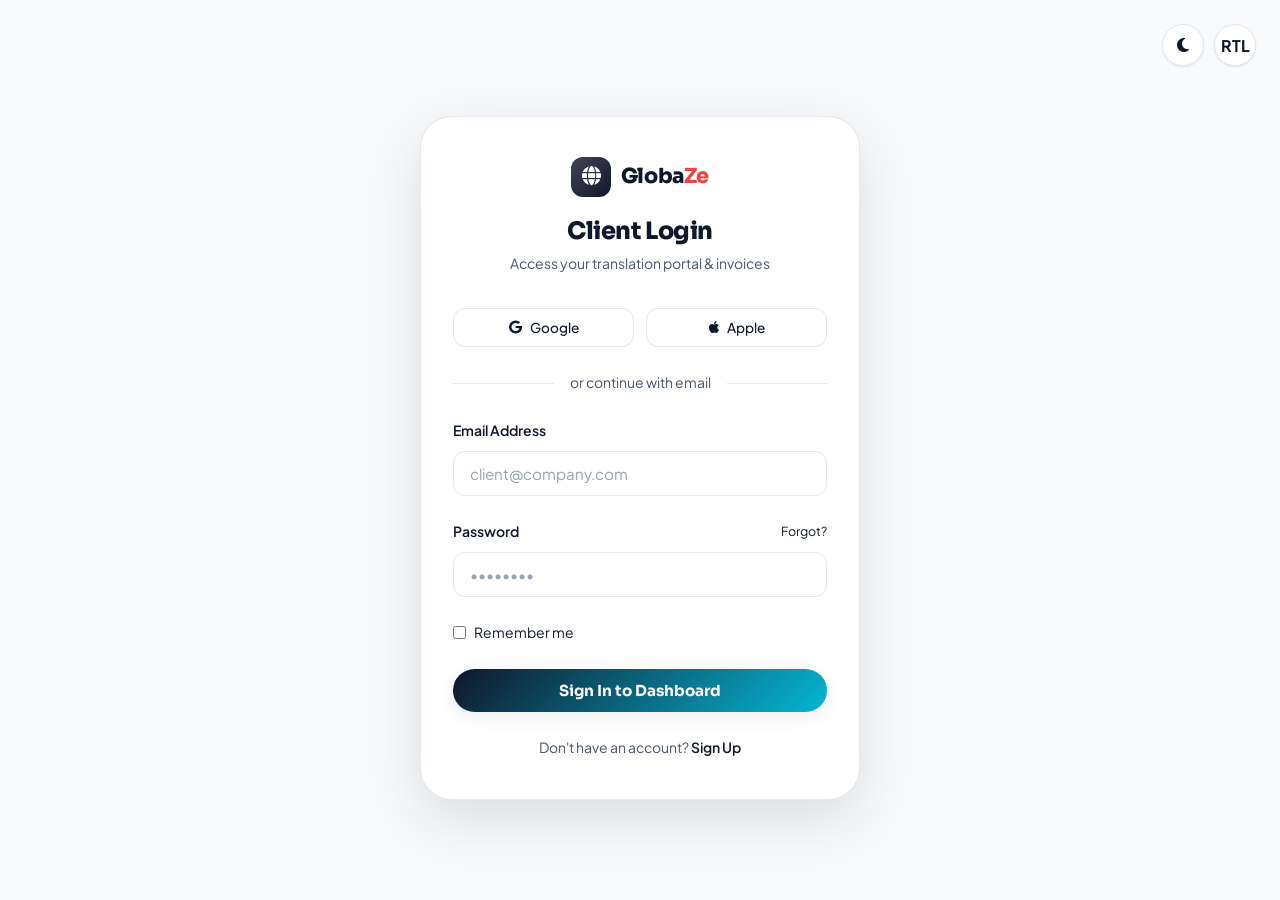
<file: login.html>
<!DOCTYPE html>
<html lang="en" data-theme="light" dir="ltr">
<head>
  <meta charset="UTF-8">
  <meta name="viewport" content="width=device-width, initial-scale=1.0">
  <title>Login — LinguaGlobal Portal</title>
  <link rel="icon" type="image/svg+xml" href="assets/favicon.svg">
  <link rel="stylesheet" href="assets/css/styles.css">
  <link rel="stylesheet" href="assets/css/auth.css">
  <link rel="stylesheet" href="https://cdnjs.cloudflare.com/ajax/libs/font-awesome/6.5.1/css/all.min.css">
</head>
<body class="auth-page">

  <!-- Top Right Toggles -->
  <div class="auth-controls">
    <button class="theme-toggle" aria-label="Toggle Theme"><i class="fa-solid fa-moon"></i></button>
    <button class="rtl-toggle" aria-label="Toggle RTL">RTL</button>
  </div>

  <div class="blob blob-primary" style="position:fixed; top:-100px; inset-inline-start:-100px; width:300px; height:300px;"></div>
  <div class="blob blob-accent" style="position:fixed; bottom:-100px; inset-inline-end:-100px; width:300px; height:300px;"></div>

  <!-- Login Card -->
  <div class="auth-card">
    <div class="auth-header">
      <a href="index.html" class="logo">
        <div class="logo-icon"><i class="fa-solid fa-globe"></i></div>
        <span class="logo-text">Globa<span>Ze</span></span>
      </a>
      <h2 class="auth-title">Client Login</h2>
      <p class="auth-subtitle">Access your translation portal & invoices</p>
    </div>

    <!-- Social Sign In -->
    <div class="social-auth">
      <button class="btn-social">
        <i class="fa-brands fa-google text-danger"></i> Google
      </button>
      <button class="btn-social">
        <i class="fa-brands fa-apple"></i> Apple
      </button>
    </div>

    <div class="divider-text mb-3">or continue with email</div>

    <form onsubmit="event.preventDefault(); window.location.href='dashboard.html';">
      <div class="form-group">
        <label class="form-label">Email Address</label>
        <input type="email" class="form-control" placeholder="client@company.com" required>
      </div>

      <div class="form-group">
        <div class="flex-between mb-1">
          <label class="form-label" style="margin-bottom:0;">Password</label>
          <a href="#" class="text-xs text-primary">Forgot?</a>
        </div>
        <input type="password" class="form-control" placeholder="••••••••" required>
      </div>

      <div class="form-group flex-between">
        <label class="flex gap-1 text-sm" style="align-items:center; cursor:pointer;">
          <input type="checkbox"> Remember me
        </label>
      </div>

      <button type="submit" class="btn btn-primary" style="width:100%; justify-content:center;">Sign In to Dashboard</button>
    </form>

    <div class="auth-footer">
      Don't have an account? <a href="register.html">Sign Up</a>
    </div>
  </div>

  <script src="assets/js/main.js"></script>
</body>
</html>
</file>
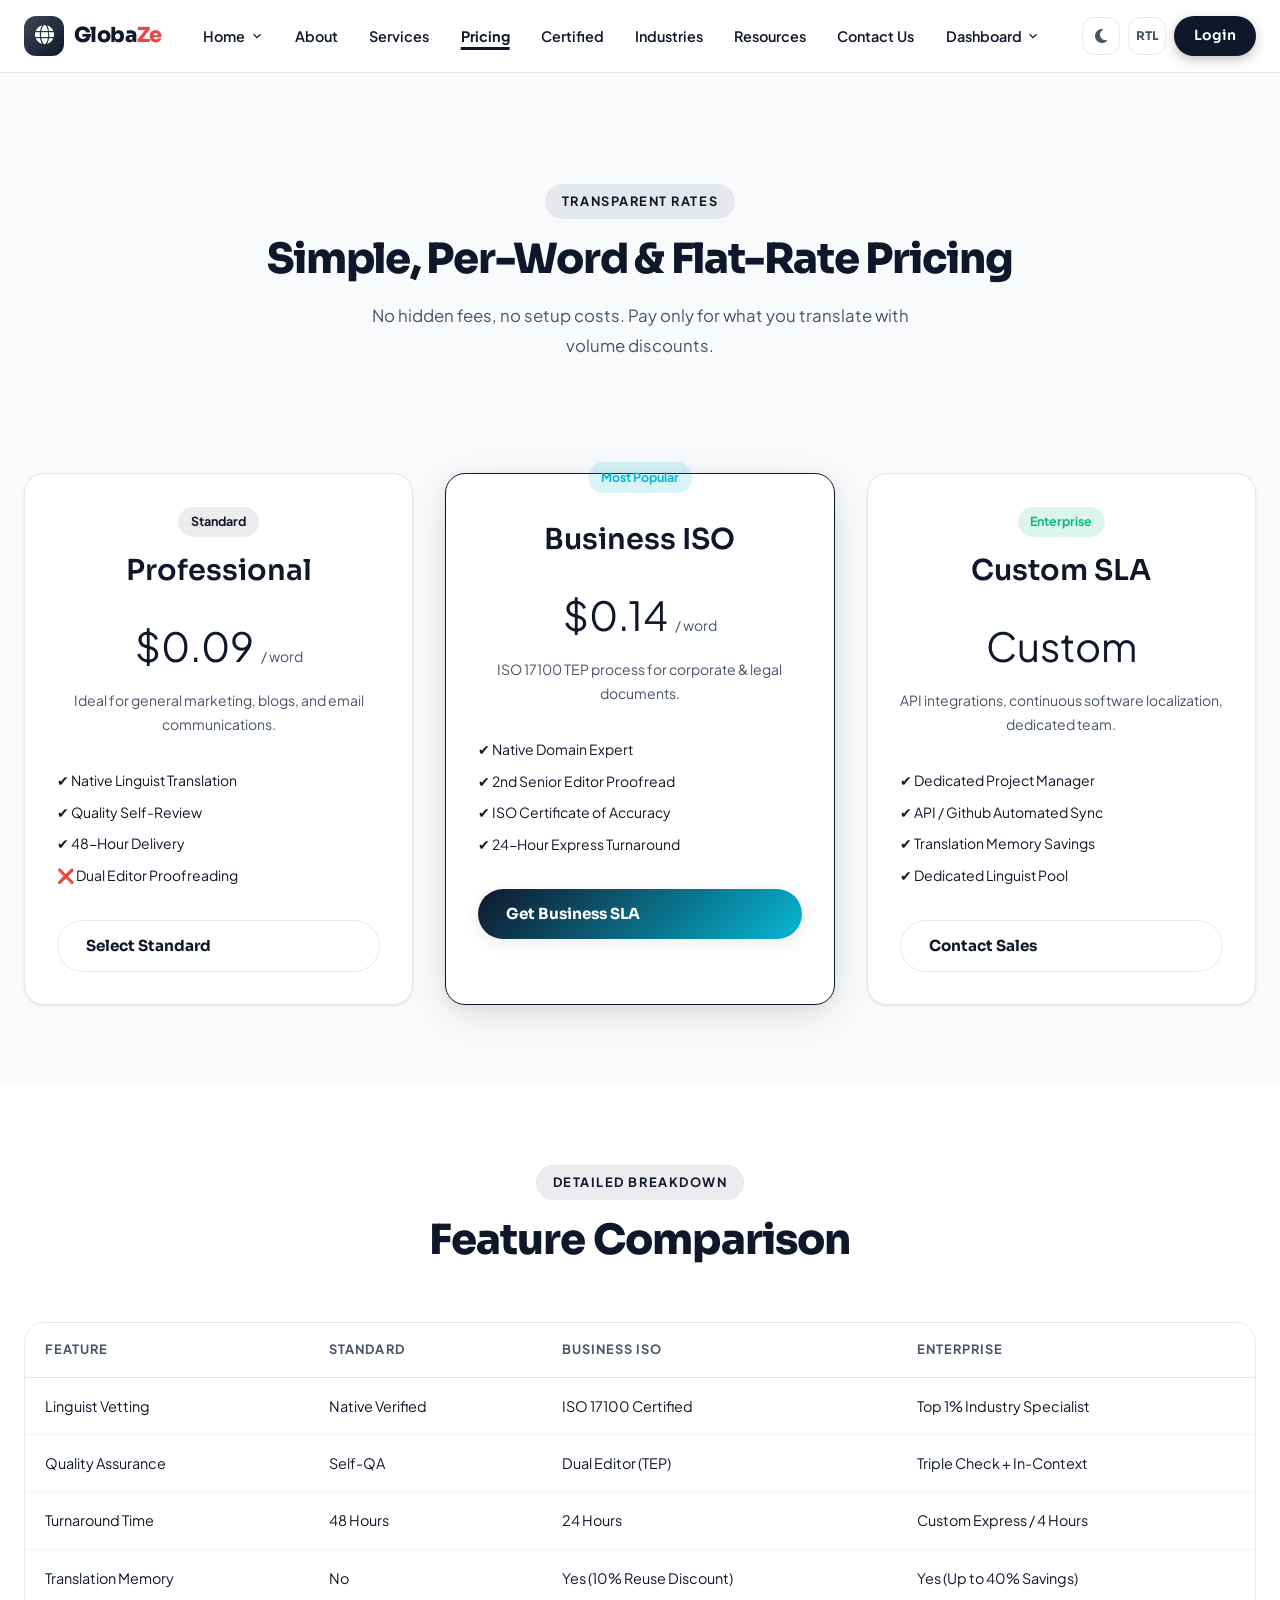
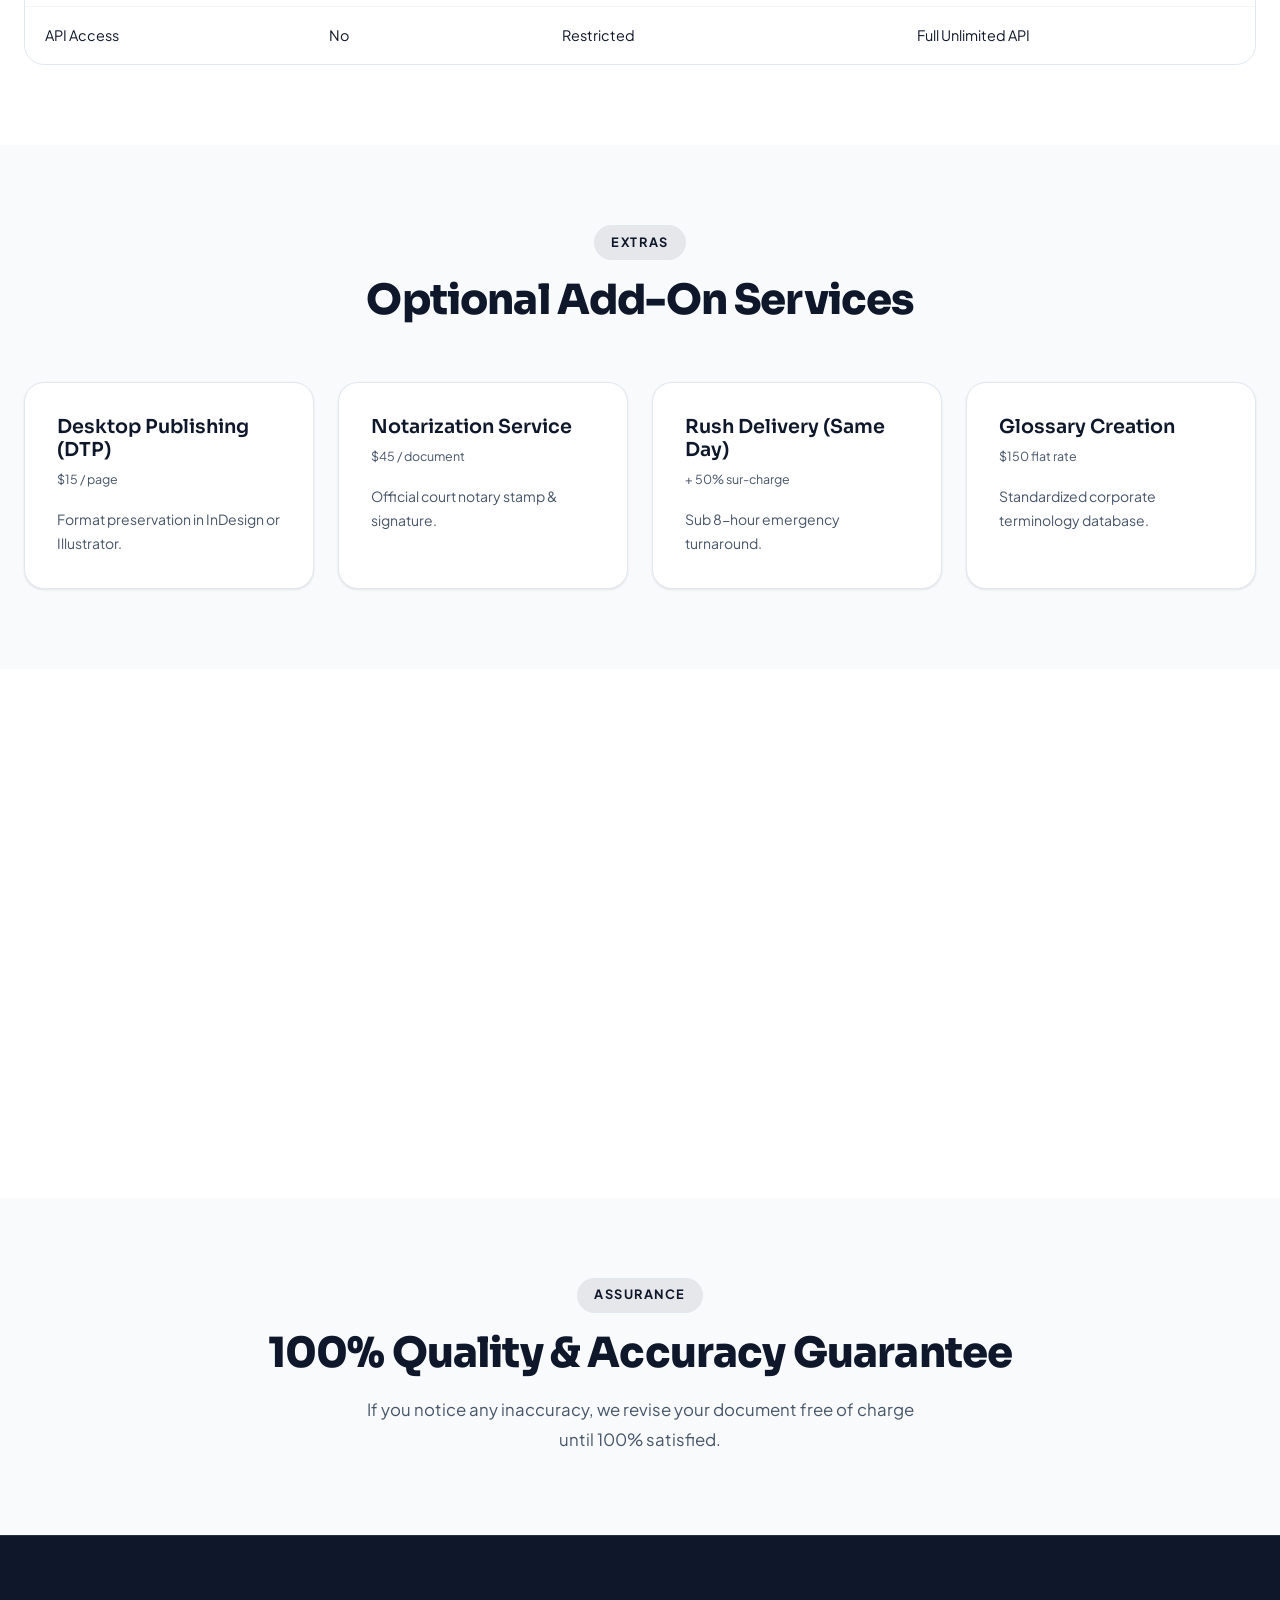
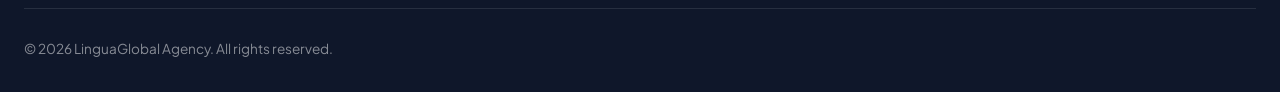
<file: pricing.html>
<!DOCTYPE html>
<html lang="en" data-theme="light" dir="ltr">
<head>
  <meta charset="UTF-8">
  <meta name="viewport" content="width=device-width, initial-scale=1.0">
  <title>Pricing — Transparent Rates & Flexible Tiers | LinguaGlobal</title>
  <link rel="icon" type="image/svg+xml" href="assets/favicon.svg">
  <link rel="stylesheet" href="assets/css/styles.css">
  <link rel="stylesheet" href="assets/css/header.css">
  <link rel="stylesheet" href="assets/css/footer.css">
  <link rel="stylesheet" href="https://cdnjs.cloudflare.com/ajax/libs/font-awesome/6.5.1/css/all.min.css">
</head>
<body>

  <!-- Shared Header -->
  <header class="site-header">
    <div class="container header-inner">
      <a href="index.html" class="logo">
        <div class="logo-icon"><i class="fa-solid fa-globe"></i></div>
        <span class="logo-text">Globa<span>Ze</span></span>
      </a>

      <nav class="nav">
        <div class="nav-item">
          <a href="index.html" class="nav-link">
            Home
            <svg class="chevron" viewBox="0 0 24 24" fill="none" stroke="currentColor" stroke-width="2"><path d="M6 9l6 6 6-6"/></svg>
          </a>
          <div class="dropdown">
            <a href="index.html" class="dropdown-link">Home 1</a>
            <a href="home2.html" class="dropdown-link">Home 2</a>
          </div>
        </div>

        <div class="nav-item"><a href="about.html" class="nav-link">About</a></div>
        <div class="nav-item"><a href="services.html" class="nav-link">Services</a></div>
        <div class="nav-item"><a href="pricing.html" class="nav-link active">Pricing</a></div>
        <div class="nav-item"><a href="certified.html" class="nav-link">Certified</a></div>
        <div class="nav-item"><a href="industries.html" class="nav-link">Industries</a></div>
        <div class="nav-item"><a href="resources.html" class="nav-link">Resources</a></div>
        <div class="nav-item"><a href="contact.html" class="nav-link">Contact Us</a></div>

        <div class="nav-item">
          <a href="#" class="nav-link">
            Dashboard
            <svg class="chevron" viewBox="0 0 24 24" fill="none" stroke="currentColor" stroke-width="2"><path d="M6 9l6 6 6-6"/></svg>
          </a>
          <div class="dropdown">
            <a href="dashboard.html" class="dropdown-link">Client Dashboard</a>
            <a href="admin-dashboard.html" class="dropdown-link">Admin Dashboard</a>
          </div>
        </div>

        <!-- Mobile-only: toggles + login inside hamburger menu -->
        <div class="nav-actions">
          <div class="nav-actions-toggles">
            <button class="theme-toggle" aria-label="Toggle Theme"><i class="fa-solid fa-moon"></i></button>
            <button class="rtl-toggle" aria-label="Toggle RTL">RTL</button>
          </div>
          <a href="login.html" class="btn btn-primary" style="justify-content:center;">Login</a>
        </div>
      </nav>

      <div class="header-right">
        <button class="theme-toggle" aria-label="Toggle Theme"><i class="fa-solid fa-moon"></i></button>
        <button class="rtl-toggle" aria-label="Toggle RTL">RTL</button>
        <a href="login.html" class="btn-login">Login</a>
        <button class="hamburger" aria-label="Toggle Menu">
          <span></span><span></span><span></span>
        </button>
      </div>
    </div>
  </header>

  <!-- Section 1: Pricing Hero -->
  <section class="section section-lg text-center">
    <div class="container container-sm" data-aos="fade-up">
      <span class="section-label">Transparent Rates</span>
      <h1 class="section-title">Simple, Per-Word & Flat-Rate Pricing</h1>
      <p class="section-subtitle">No hidden fees, no setup costs. Pay only for what you translate with volume discounts.</p>
    </div>
  </section>

  <!-- Section 2: 3 Tier Pricing Cards -->
  <section class="section" style="padding-top:0;">
    <div class="container grid-3" data-aos="fade-up">
      <!-- Tier 1 -->
      <div class="card text-center">
        <span class="badge badge-primary">Standard</span>
        <h3 class="mt-2">Professional</h3>
        <div class="stat-num mt-3" style="font-size:2.5rem;">$0.09 <span class="text-sm text-muted">/ word</span></div>
        <p class="text-sm mt-1 mb-4">Ideal for general marketing, blogs, and email communications.</p>
        <ul class="flex-col gap-1 text-sm text-start mb-4">
          <li>✔ Native Linguist Translation</li>
          <li>✔ Quality Self-Review</li>
          <li>✔ 48-Hour Delivery</li>
          <li>❌ Dual Editor Proofreading</li>
        </ul>
        <a href="contact.html" class="btn btn-ghost" style="width:100%;">Select Standard</a>
      </div>

      <!-- Tier 2 -->
      <div class="card text-center" style="border-color: var(--primary); box-shadow: var(--shadow-lg); position:relative;">
        <span class="badge badge-accent" style="position:absolute; top:-12px; inset-inline-start:50%; transform:translateX(-50%);">Most Popular</span>
        <h3 class="mt-2">Business ISO</h3>
        <div class="stat-num mt-3 text-primary" style="font-size:2.5rem;">$0.14 <span class="text-sm text-muted">/ word</span></div>
        <p class="text-sm mt-1 mb-4">ISO 17100 TEP process for corporate & legal documents.</p>
        <ul class="flex-col gap-1 text-sm text-start mb-4">
          <li>✔ Native Domain Expert</li>
          <li>✔ 2nd Senior Editor Proofread</li>
          <li>✔ ISO Certificate of Accuracy</li>
          <li>✔ 24-Hour Express Turnaround</li>
        </ul>
        <a href="contact.html" class="btn btn-primary" style="width:100%;">Get Business SLA</a>
      </div>

      <!-- Tier 3 -->
      <div class="card text-center">
        <span class="badge badge-success">Enterprise</span>
        <h3 class="mt-2">Custom SLA</h3>
        <div class="stat-num mt-3" style="font-size:2.5rem;">Custom</div>
        <p class="text-sm mt-1 mb-4">API integrations, continuous software localization, dedicated team.</p>
        <ul class="flex-col gap-1 text-sm text-start mb-4">
          <li>✔ Dedicated Project Manager</li>
          <li>✔ API / Github Automated Sync</li>
          <li>✔ Translation Memory Savings</li>
          <li>✔ Dedicated Linguist Pool</li>
        </ul>
        <a href="contact.html" class="btn btn-ghost" style="width:100%;">Contact Sales</a>
      </div>
    </div>
  </section>

  <!-- Section 3: Feature Comparison Table -->
  <section class="section" style="background: var(--bg-alt);">
    <div class="container">
      <div class="section-header" data-aos="fade-up">
        <span class="section-label">Detailed Breakdown</span>
        <h2 class="section-title">Feature Comparison</h2>
      </div>

      <div class="table-wrap" data-aos="fade-up">
        <table>
          <thead>
            <tr>
              <th>Feature</th>
              <th>Standard</th>
              <th>Business ISO</th>
              <th>Enterprise</th>
            </tr>
          </thead>
          <tbody>
            <tr>
              <td>Linguist Vetting</td>
              <td>Native Verified</td>
              <td>ISO 17100 Certified</td>
              <td>Top 1% Industry Specialist</td>
            </tr>
            <tr>
              <td>Quality Assurance</td>
              <td>Self-QA</td>
              <td>Dual Editor (TEP)</td>
              <td>Triple Check + In-Context</td>
            </tr>
            <tr>
              <td>Turnaround Time</td>
              <td>48 Hours</td>
              <td>24 Hours</td>
              <td>Custom Express / 4 Hours</td>
            </tr>
            <tr>
              <td>Translation Memory</td>
              <td>No</td>
              <td>Yes (10% Reuse Discount)</td>
              <td>Yes (Up to 40% Savings)</td>
            </tr>
            <tr>
              <td>API Access</td>
              <td>No</td>
              <td>Restricted</td>
              <td>Full Unlimited API</td>
            </tr>
          </tbody>
        </table>
      </div>
    </div>
  </section>

  <!-- Section 4: Add-On Services -->
  <section class="section">
    <div class="container">
      <div class="section-header" data-aos="fade-up">
        <span class="section-label">Extras</span>
        <h2 class="section-title">Optional Add-On Services</h2>
      </div>

      <div class="grid-4" data-aos="fade-up">
        <div class="card">
          <h4>Desktop Publishing (DTP)</h4>
          <p class="text-xs mt-1">$15 / page</p>
          <p class="text-sm mt-2">Format preservation in InDesign or Illustrator.</p>
        </div>
        <div class="card">
          <h4>Notarization Service</h4>
          <p class="text-xs mt-1">$45 / document</p>
          <p class="text-sm mt-2">Official court notary stamp & signature.</p>
        </div>
        <div class="card">
          <h4>Rush Delivery (Same Day)</h4>
          <p class="text-xs mt-1">+ 50% sur-charge</p>
          <p class="text-sm mt-2">Sub 8-hour emergency turnaround.</p>
        </div>
        <div class="card">
          <h4>Glossary Creation</h4>
          <p class="text-xs mt-1">$150 flat rate</p>
          <p class="text-sm mt-2">Standardized corporate terminology database.</p>
        </div>
      </div>
    </div>
  </section>

  <!-- Section 5: Custom Quote Form -->
  <section class="section" style="background: var(--bg-alt);">
    <div class="container container-sm">
      <div class="card card-glass p-4" data-aos="fade-up">
        <h3 class="text-center mb-3">Request an Instant Custom Quote</h3>
        <form onsubmit="event.preventDefault(); alert('Quote request submitted! We will email you within 15 minutes.');">
          <div class="grid-2">
            <div class="form-group">
              <label class="form-label">Full Name</label>
              <input type="text" class="form-control" placeholder="John Smith" required>
            </div>
            <div class="form-group">
              <label class="form-label">Work Email</label>
              <input type="email" class="form-control" placeholder="john@company.com" required>
            </div>
          </div>
          <div class="form-group">
            <label class="form-label">Estimated Word Count</label>
            <input type="number" class="form-control" placeholder="e.g. 3500">
          </div>
          <button type="submit" class="btn btn-primary" style="width:100%;">Calculate Custom Estimate</button>
        </form>
      </div>
    </div>
  </section>

  <!-- Section 6: Trust Guarantee -->
  <section class="section text-center">
    <div class="container" data-aos="fade-up">
      <span class="section-label">Assurance</span>
      <h2 class="section-title">100% Quality & Accuracy Guarantee</h2>
      <p class="section-subtitle">If you notice any inaccuracy, we revise your document free of charge until 100% satisfied.</p>
    </div>
  </section>

  <!-- Shared Footer -->
  <footer class="site-footer">
    <div class="container">
      <div class="footer-bottom">
        <div>&copy; 2026 LinguaGlobal Agency. All rights reserved.</div>
      </div>
    </div>
  </footer>

  <script src="assets/js/main.js"></script>
</body>
</html>
</file>
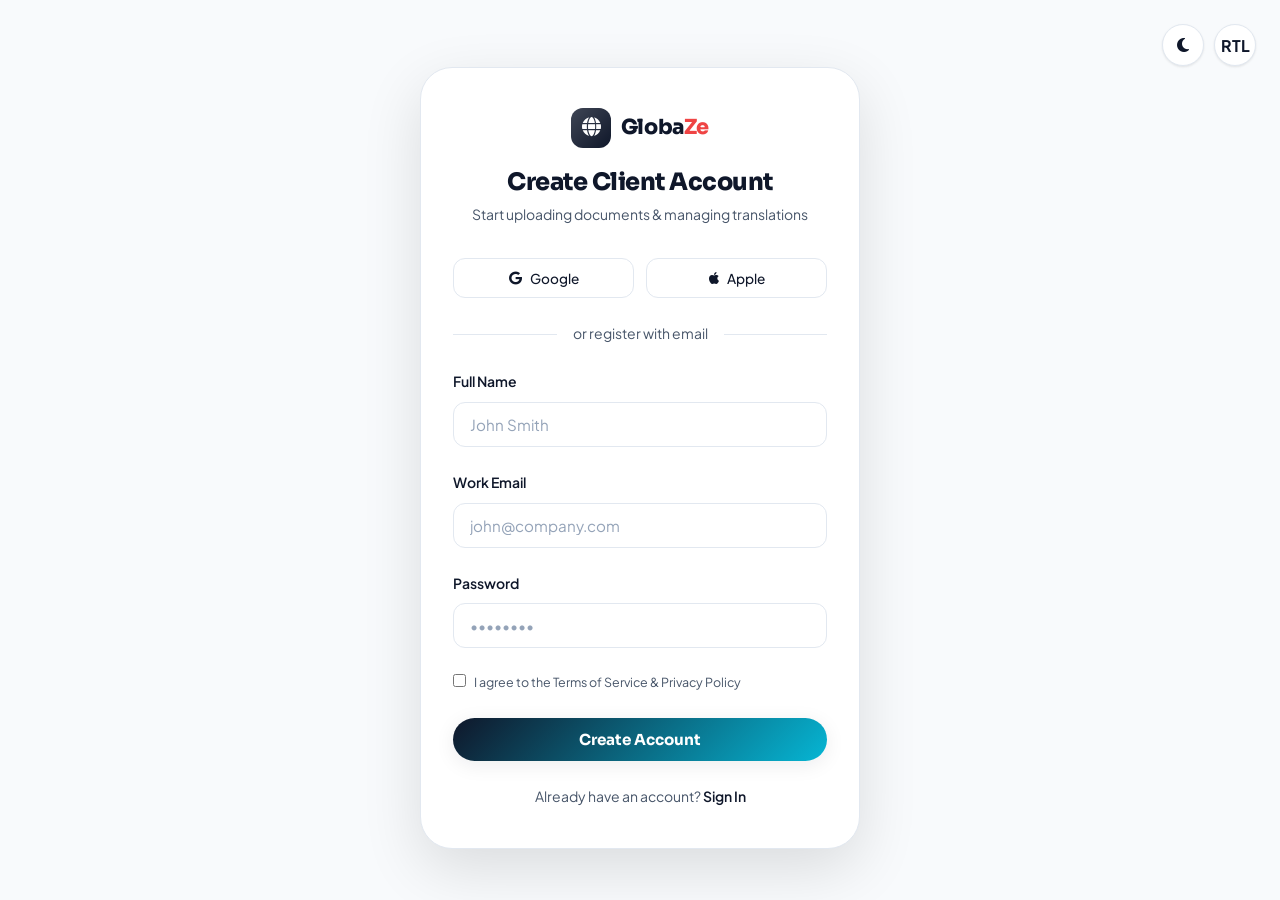
<file: register.html>
<!DOCTYPE html>
<html lang="en" data-theme="light" dir="ltr">
<head>
  <meta charset="UTF-8">
  <meta name="viewport" content="width=device-width, initial-scale=1.0">
  <title>Register Account — LinguaGlobal Portal</title>
  <link rel="icon" type="image/svg+xml" href="assets/favicon.svg">
  <link rel="stylesheet" href="assets/css/styles.css">
  <link rel="stylesheet" href="assets/css/auth.css">
  <link rel="stylesheet" href="https://cdnjs.cloudflare.com/ajax/libs/font-awesome/6.5.1/css/all.min.css">
</head>
<body class="auth-page">

  <!-- Top Right Toggles -->
  <div class="auth-controls">
    <button class="theme-toggle" aria-label="Toggle Theme"><i class="fa-solid fa-moon"></i></button>
    <button class="rtl-toggle" aria-label="Toggle RTL">RTL</button>
  </div>

  <div class="blob blob-primary" style="position:fixed; top:-100px; inset-inline-start:-100px; width:300px; height:300px;"></div>
  <div class="blob blob-accent" style="position:fixed; bottom:-100px; inset-inline-end:-100px; width:300px; height:300px;"></div>

  <!-- Register Card -->
  <div class="auth-card">
    <div class="auth-header">
      <a href="index.html" class="logo">
        <div class="logo-icon"><i class="fa-solid fa-globe"></i></div>
        <span class="logo-text">Globa<span>Ze</span></span>
      </a>
      <h2 class="auth-title">Create Client Account</h2>
      <p class="auth-subtitle">Start uploading documents & managing translations</p>
    </div>

    <!-- Social Signup -->
    <div class="social-auth">
      <button class="btn-social">
        <i class="fa-brands fa-google text-danger"></i> Google
      </button>
      <button class="btn-social">
        <i class="fa-brands fa-apple"></i> Apple
      </button>
    </div>

    <div class="divider-text mb-3">or register with email</div>

    <form onsubmit="event.preventDefault(); window.location.href='dashboard.html';">
      <div class="form-group">
        <label class="form-label">Full Name</label>
        <input type="text" class="form-control" placeholder="John Smith" required>
      </div>

      <div class="form-group">
        <label class="form-label">Work Email</label>
        <input type="email" class="form-control" placeholder="john@company.com" required>
      </div>

      <div class="form-group">
        <label class="form-label">Password</label>
        <input type="password" class="form-control" placeholder="••••••••" required>
      </div>

      <div class="form-group">
        <label class="flex gap-1 text-xs text-muted" style="align-items:start; cursor:pointer;">
          <input type="checkbox" required style="margin-top:2px;"> I agree to the Terms of Service & Privacy Policy
        </label>
      </div>

      <button type="submit" class="btn btn-primary" style="width:100%; justify-content:center;">Create Account</button>
    </form>

    <div class="auth-footer">
      Already have an account? <a href="login.html">Sign In</a>
    </div>
  </div>

  <script src="assets/js/main.js"></script>
</body>
</html>
</file>
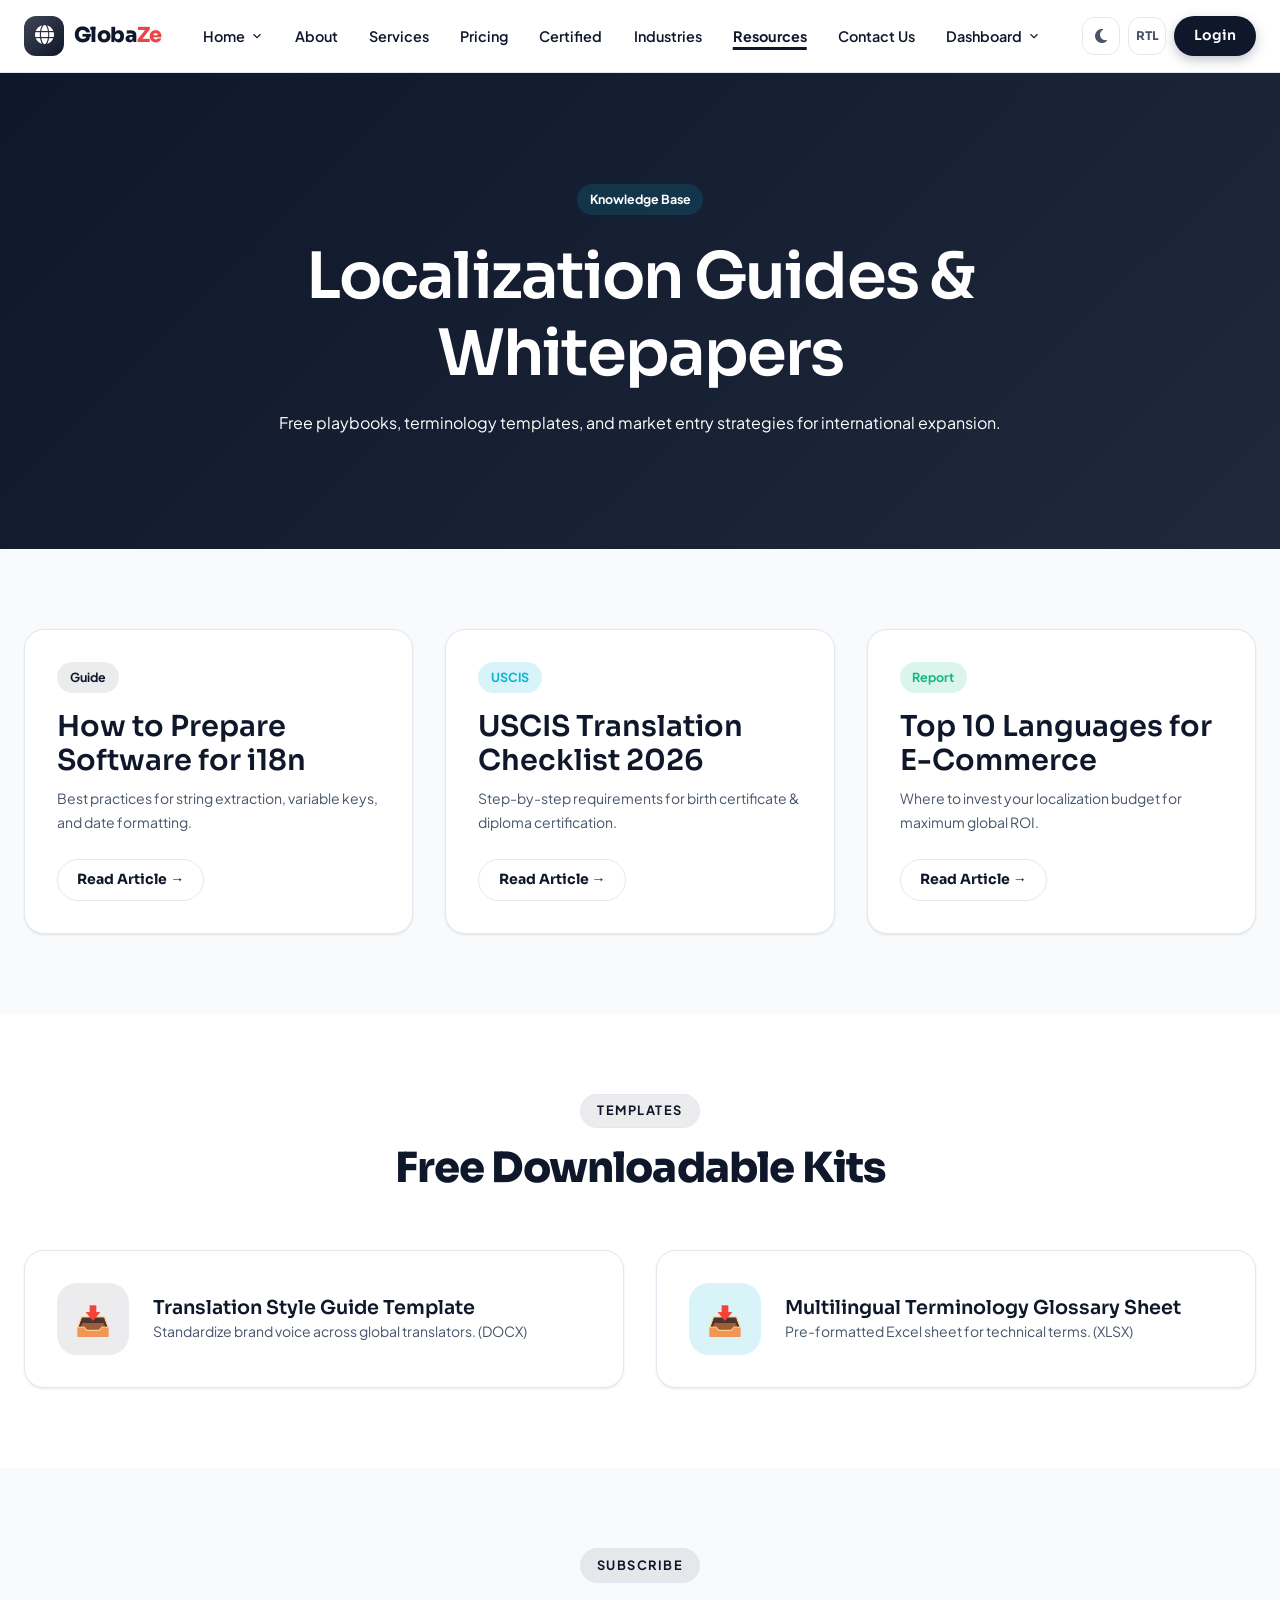
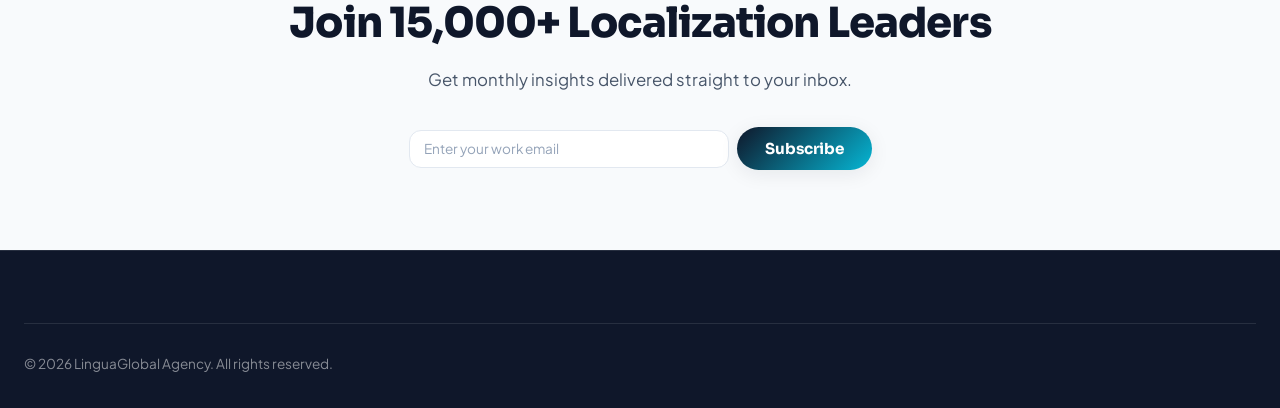
<file: resources.html>
<!DOCTYPE html>
<html lang="en" data-theme="light" dir="ltr">
<head>
  <meta charset="UTF-8">
  <meta name="viewport" content="width=device-width, initial-scale=1.0">
  <title>Resources & Localization Insights — LinguaGlobal</title>
  <link rel="icon" type="image/svg+xml" href="assets/favicon.svg">
  <link rel="stylesheet" href="assets/css/styles.css">
  <link rel="stylesheet" href="assets/css/header.css">
  <link rel="stylesheet" href="assets/css/footer.css">
  <link rel="stylesheet" href="https://cdnjs.cloudflare.com/ajax/libs/font-awesome/6.5.1/css/all.min.css">
</head>
<body>

  <!-- Shared Header -->
  <header class="site-header">
    <div class="container header-inner">
      <a href="index.html" class="logo">
        <div class="logo-icon"><i class="fa-solid fa-globe"></i></div>
        <span class="logo-text">Globa<span>Ze</span></span>
      </a>

      <nav class="nav">
        <div class="nav-item">
          <a href="index.html" class="nav-link">
            Home
            <svg class="chevron" viewBox="0 0 24 24" fill="none" stroke="currentColor" stroke-width="2"><path d="M6 9l6 6 6-6"/></svg>
          </a>
          <div class="dropdown">
            <a href="index.html" class="dropdown-link">Home 1</a>
            <a href="home2.html" class="dropdown-link">Home 2</a>
          </div>
        </div>

        <div class="nav-item"><a href="about.html" class="nav-link">About</a></div>
        <div class="nav-item"><a href="services.html" class="nav-link">Services</a></div>
        <div class="nav-item"><a href="pricing.html" class="nav-link">Pricing</a></div>
        <div class="nav-item"><a href="certified.html" class="nav-link">Certified</a></div>
        <div class="nav-item"><a href="industries.html" class="nav-link">Industries</a></div>
        <div class="nav-item"><a href="resources.html" class="nav-link active">Resources</a></div>
        <div class="nav-item"><a href="contact.html" class="nav-link">Contact Us</a></div>

        <div class="nav-item">
          <a href="#" class="nav-link">
            Dashboard
            <svg class="chevron" viewBox="0 0 24 24" fill="none" stroke="currentColor" stroke-width="2"><path d="M6 9l6 6 6-6"/></svg>
          </a>
          <div class="dropdown">
            <a href="dashboard.html" class="dropdown-link">Client Dashboard</a>
            <a href="admin-dashboard.html" class="dropdown-link">Admin Dashboard</a>
          </div>
        </div>

        <!-- Mobile-only: toggles + login inside hamburger menu -->
        <div class="nav-actions">
          <div class="nav-actions-toggles">
            <button class="theme-toggle" aria-label="Toggle Theme"><i class="fa-solid fa-moon"></i></button>
            <button class="rtl-toggle" aria-label="Toggle RTL">RTL</button>
          </div>
          <a href="login.html" class="btn btn-primary" style="justify-content:center;">Login</a>
        </div>
      </nav>

      <div class="header-right">
        <button class="theme-toggle" aria-label="Toggle Theme"><i class="fa-solid fa-moon"></i></button>
        <button class="rtl-toggle" aria-label="Toggle RTL">RTL</button>
        <a href="login.html" class="btn-login">Login</a>
        <button class="hamburger" aria-label="Toggle Menu">
          <span></span><span></span><span></span>
        </button>
      </div>
    </div>
  </header>

  <!-- Section 1: Hero (4 Sections Page) -->
  <section class="section section-lg bg-gradient-dark text-center" style="color:#fff;">
    <div class="container container-sm" data-aos="fade-up">
      <span class="badge badge-accent mb-3">Knowledge Base</span>
      <h1 style="color:#fff;">Localization Guides & Whitepapers</h1>
      <p style="color:#94A3B8;" class="mt-2">Free playbooks, terminology templates, and market entry strategies for international expansion.</p>
    </div>
  </section>

  <!-- Section 2: Blog / Articles Grid -->
  <section class="section">
    <div class="container">
      <div class="grid-3" data-aos="fade-up">
        <div class="card">
          <span class="badge badge-primary">Guide</span>
          <h3 class="mt-2">How to Prepare Software for i18n</h3>
          <p class="text-sm mt-1">Best practices for string extraction, variable keys, and date formatting.</p>
          <a href="#" class="btn btn-ghost btn-sm mt-3">Read Article →</a>
        </div>
        <div class="card">
          <span class="badge badge-accent">USCIS</span>
          <h3 class="mt-2">USCIS Translation Checklist 2026</h3>
          <p class="text-sm mt-1">Step-by-step requirements for birth certificate & diploma certification.</p>
          <a href="#" class="btn btn-ghost btn-sm mt-3">Read Article →</a>
        </div>
        <div class="card">
          <span class="badge badge-success">Report</span>
          <h3 class="mt-2">Top 10 Languages for E-Commerce</h3>
          <p class="text-sm mt-1">Where to invest your localization budget for maximum global ROI.</p>
          <a href="#" class="btn btn-ghost btn-sm mt-3">Read Article →</a>
        </div>
      </div>
    </div>
  </section>

  <!-- Section 3: Downloadable Assets -->
  <section class="section" style="background: var(--bg-alt);">
    <div class="container">
      <div class="section-header" data-aos="fade-up">
        <span class="section-label">Templates</span>
        <h2 class="section-title">Free Downloadable Kits</h2>
      </div>
      <div class="grid-2" data-aos="fade-up">
        <div class="card flex gap-3" style="align-items:center;">
          <div class="icon-box icon-box-lg">📥</div>
          <div>
            <h4>Translation Style Guide Template</h4>
            <p class="text-sm">Standardize brand voice across global translators. (DOCX)</p>
          </div>
        </div>
        <div class="card flex gap-3" style="align-items:center;">
          <div class="icon-box icon-box-lg icon-box-accent">📥</div>
          <div>
            <h4>Multilingual Terminology Glossary Sheet</h4>
            <p class="text-sm">Pre-formatted Excel sheet for technical terms. (XLSX)</p>
          </div>
        </div>
      </div>
    </div>
  </section>

  <!-- Section 4: Newsletter Signup -->
  <section class="section text-center">
    <div class="container container-sm" data-aos="zoom-in">
      <span class="section-label">Subscribe</span>
      <h2 class="section-title">Join 15,000+ Localization Leaders</h2>
      <p class="section-subtitle mb-4">Get monthly insights delivered straight to your inbox.</p>
      <form class="newsletter-form flex-center gap-2" onsubmit="event.preventDefault(); alert('Subscribed successfully!');">
        <input type="email" class="form-control" placeholder="Enter your work email" style="max-width:320px;" required>
        <button type="submit" class="btn btn-primary">Subscribe</button>
      </form>
    </div>
  </section>

  <!-- Shared Footer -->
  <footer class="site-footer">
    <div class="container">
      <div class="footer-bottom">
        <div>&copy; 2026 LinguaGlobal Agency. All rights reserved.</div>
      </div>
    </div>
  </footer>

  <script src="assets/js/main.js"></script>
</body>
</html>
</file>
<file: assets/css/styles.css>
/* ============================================================
   LinguaGlobal — Global Styles
   ============================================================ */

@import url('https://fonts.googleapis.com/css2?family=Plus+Jakarta+Sans:ital,wght@0,300..800;1,300..800&family=Sora:wght@300..800&display=swap');

/* ── CSS Custom Properties ── */
:root {
  /* Brand - Black in light theme, White in dark theme (No purple) */
  --primary:        #0F172A;
  --primary-light:  #334155;
  --primary-dark:   #020617;
  --primary-glow:   rgba(15,23,42,0.08);
  --accent:         #06B6D4;
  --accent-light:   #22D3EE;
  --accent-dark:    #0891B2;
  --success:        #10B981;
  --warning:        #F59E0B;
  --danger:         #EF4444;

  /* Light Theme */
  --bg:             #F8FAFC;
  --bg-alt:         #FFFFFF;
  --bg-card:        #FFFFFF;
  --bg-glass:       rgba(255,255,255,0.85);
  --text:           #0F172A;
  --text-muted:     #475569;
  --text-subtle:    #94A3B8;
  --border:         #E2E8F0;
  --border-light:   #F1F5F9;
  --shadow-sm:      0 1px 3px rgba(0,0,0,0.06), 0 1px 2px rgba(0,0,0,0.04);
  --shadow-md:      0 4px 16px rgba(0,0,0,0.08), 0 2px 6px rgba(0,0,0,0.04);
  --shadow-lg:      0 10px 40px rgba(0,0,0,0.10), 0 4px 12px rgba(0,0,0,0.06);
  --shadow-xl:      0 20px 60px rgba(0,0,0,0.12);
  --header-bg:      rgba(255,255,255,0.95);
  --gradient-hero:  linear-gradient(135deg, #0F172A 0%, #334155 100%);
  --gradient-card:  linear-gradient(135deg, #F8FAFC 0%, #F1F5F9 100%);
  --overlay:        rgba(15,23,42,0.65);

  /* Sizing */
  --radius-sm:  6px;
  --radius-md:  12px;
  --radius-lg:  20px;
  --radius-xl:  32px;
  --radius-full: 9999px;

  /* Typography — Modern Ultra Sleek Pairings */
  --font-head: 'Sora', sans-serif;
  --font-body: 'Plus Jakarta Sans', sans-serif;

  /* Transitions */
  --transition: 0.3s cubic-bezier(0.4, 0, 0.2, 1);
  --transition-fast: 0.15s ease;
  --transition-slow: 0.5s ease;
}

[data-theme="dark"] {
  --primary:      #FFFFFF;
  --primary-light:#F8FAFC;
  --primary-dark: #E2E8F0;
  --primary-glow: rgba(255,255,255,0.15);
  --bg:           #0F172A;
  --bg-alt:       #1E293B;
  --bg-card:      #1E293B;
  --bg-glass:     rgba(30,41,59,0.85);
  --text:         #F1F5F9;
  --text-muted:   #CBD5E1;
  --text-subtle:  #94A3B8;
  --border:       #334155;
  --border-light: #1E293B;
  --shadow-sm:    0 1px 3px rgba(0,0,0,0.3);
  --shadow-md:    0 4px 16px rgba(0,0,0,0.4);
  --shadow-lg:    0 10px 40px rgba(0,0,0,0.5);
  --shadow-xl:    0 20px 60px rgba(0,0,0,0.6);
  --header-bg:    rgba(255,255,255,0.95);
  --gradient-card: linear-gradient(135deg, #1E293B 0%, #0F172A 100%);
  --overlay:      rgba(0,0,0,0.75);
}

/* ── Reset & Base ── */
*, *::before, *::after { box-sizing: border-box; margin: 0; padding: 0; }

html {
  scroll-behavior: smooth;
  font-size: 16px;
  -webkit-text-size-adjust: 100%;
}

body {
  font-family: var(--font-body);
  background: var(--bg);
  color: var(--text);
  line-height: 1.7;
  min-height: 100vh;
  transition: background var(--transition), color var(--transition);
  overflow-x: hidden;
}

img { max-width: 100%; height: auto; display: block; }
a  { color: inherit; text-decoration: none; }
ul { list-style: none; }
button { cursor: pointer; border: none; background: none; font-family: inherit; }
input, textarea, select { font-family: inherit; }

/* ── Typography ── */
h1,h2,h3,h4,h5,h6 { font-family: var(--font-head); font-weight: 600; line-height: 1.2; color: var(--text); }
h1 { font-size: clamp(2.3rem, 5vw, 4rem); letter-spacing: -0.03em; }
h2 { font-size: clamp(1.8rem, 3.5vw, 2.8rem); letter-spacing: -0.02em; }
h3 { font-size: clamp(1.3rem, 2.5vw, 1.8rem); }
h4 { font-size: 1.2rem; }
h5 { font-size: 1rem; }
p  { color: var(--text-muted); line-height: 1.75; }

[data-theme="dark"] h1,
[data-theme="dark"] h2,
[data-theme="dark"] h3,
[data-theme="dark"] h4,
[data-theme="dark"] h5,
[data-theme="dark"] h6 {
  color: var(--text);
}

[data-theme="dark"] p {
  color: var(--text-muted);
}

/* ── Fixed Hero Section Style (Immune to Light/Dark Mode) ── */
.hero-section {
  position: relative;
  background-size: cover !important;
  background-position: center !important;
  background-repeat: no-repeat !important;
  color: #FFFFFF !important;
}

/* Hardcoded overlay with lighter opacity for vibrant background brightness */
.hero-section::before {
  content: '';
  position: absolute;
  inset: 0;
  background: linear-gradient(180deg, rgba(15,23,42,0.38) 0%, rgba(15,23,42,0.45) 100%);
  z-index: 1;
}

.hero-section > * {
  position: relative;
  z-index: 2;
}

/* Force hero headings, text, and labels to stay white/bright regardless of html data-theme */
.hero-section h1,
.hero-section h2,
.hero-section h3,
.hero-section h4 {
  color: #FFFFFF !important;
  text-shadow: 0 2px 12px rgba(0, 0, 0, 0.7);
}

.hero-section p,
.hero-section span,
.hero-section strong,
.hero-section label {
  color: #FFFFFF !important;
  text-shadow: 0 1px 8px rgba(0, 0, 0, 0.6);
}

.hero-section p,
.hero-section .text-muted,
.hero-section .section-subtitle {
  color: #F1F5F9 !important;
  text-shadow: 0 1px 8px rgba(0, 0, 0, 0.6);
}

.hero-section .section-label {
  background: rgba(79,70,229,0.35) !important;
  color: #FFFFFF !important;
  border: 1px solid rgba(255,255,255,0.4) !important;
  text-shadow: 0 1px 4px rgba(0,0,0,0.4);
}

/* Light Theme Default for Hero Secondary Buttons (e.g., Watch Workflow / Explore Services) */
.hero-section .btn-ghost,
.hero-section .btn-white {
  background: #FFFFFF !important;
  color: #0F172A !important;
  border: 1px solid #E2E8F0 !important;
  box-shadow: 0 4px 16px rgba(0, 0, 0, 0.12) !important;
  text-shadow: none !important;
}

.hero-section .btn-ghost i,
.hero-section .btn-ghost svg,
.hero-section .btn-white i,
.hero-section .btn-white svg {
  color: var(--primary) !important;
}

.hero-section .btn-ghost:hover,
.hero-section .btn-white:hover {
  background: #F8FAFC !important;
  color: var(--primary) !important;
  border-color: var(--primary) !important;
  transform: translateY(-2px);
}

.hero-section .card-glass {
  background: rgba(15,23,42,0.75) !important;
  backdrop-filter: blur(20px) !important;
  -webkit-backdrop-filter: blur(20px) !important;
  border: 1px solid rgba(255,255,255,0.18) !important;
  color: #FFFFFF !important;
}

/* ── Container ── */
.container {
  width: 100%;
  max-width: 1280px;
  margin-inline: auto;
  padding-inline: 1.5rem;
}
.container-sm  { max-width: 960px;  margin-inline: auto; padding-inline: 1.5rem; }
.container-lg  { max-width: 1440px; margin-inline: auto; padding-inline: 2rem; }

/* ── Section ── */
.section { padding-block: 5rem; }
.section-sm { padding-block: 3rem; }
.section-lg { padding-block: 7rem; }

.section-label {
  display: inline-flex;
  align-items: center;
  gap: 0.5rem;
  font-size: 0.8rem;
  font-weight: 700;
  letter-spacing: 0.12em;
  text-transform: uppercase;
  color: var(--primary);
  background: var(--primary-glow);
  border: 1px solid var(--border);
  padding: 0.35rem 1rem;
  border-radius: var(--radius-full);
  margin-bottom: 1rem;
  transition: var(--transition);
}

/* Dark mode section-label is now handled by CSS variables */
.section-title {
  font-size: clamp(1.8rem, 3.5vw, 2.6rem);
  font-weight: 800;
  margin-bottom: 1rem;
}
.section-subtitle {
  font-size: 1.05rem;
  color: var(--text-muted);
  max-width: 580px;
  margin-inline: auto;
  line-height: 1.8;
}
.section-header { text-align: center; margin-bottom: 3.5rem; }
.section-header-left { text-align: start; margin-bottom: 2.5rem; }
.section-header-left .section-subtitle { margin-inline: 0; }

/* ── Buttons ── */
.btn {
  display: inline-flex;
  align-items: center;
  gap: 0.5rem;
  padding: 0.75rem 1.75rem;
  border-radius: var(--radius-full);
  font-family: var(--font-head);
  font-weight: 700;
  font-size: 0.95rem;
  transition: var(--transition);
  position: relative;
  overflow: hidden;
  white-space: nowrap;
}
.btn::before {
  content: '';
  position: absolute;
  inset: 0;
  background: rgba(255,255,255,0);
  transition: var(--transition);
}
.btn:hover::before { background: rgba(255,255,255,0.1); }

.btn-primary {
  background: linear-gradient(135deg, var(--primary), var(--accent));
  color: #fff !important;
  box-shadow: 0 4px 20px var(--primary-glow);
}
.btn-primary:hover {
  transform: translateY(-2px);
  box-shadow: 0 8px 30px var(--primary-glow);
}

[data-theme="dark"] .btn-primary {
  background: linear-gradient(135deg, #1E293B, #0891B2);
  color: #FFFFFF !important;
}
[data-theme="dark"] .btn-primary:hover {
  background: linear-gradient(135deg, #334155, #06B6D4);
}

.btn-outline {
  background: transparent;
  color: var(--primary);
  border: 2px solid var(--primary);
}
.btn-outline:hover {
  background: var(--primary);
  color: #fff !important;
  transform: translateY(-2px);
}

[data-theme="dark"] .btn-outline {
  color: var(--primary);
  border-color: var(--primary);
}
[data-theme="dark"] .btn-outline:hover {
  background: var(--primary);
  color: #0F172A !important;
}

.btn-ghost {
  background: var(--bg-alt);
  color: var(--text);
  border: 1px solid var(--border);
}
.btn-ghost:hover {
  background: var(--bg-card);
  border-color: var(--primary);
  color: var(--primary);
}

.btn-white {
  background: #fff;
  color: var(--primary) !important;
  box-shadow: var(--shadow-md);
}
.btn-white:hover {
  transform: translateY(-2px);
  box-shadow: var(--shadow-lg);
}
[data-theme="dark"] .btn-white {
  background: var(--bg-alt);
  color: var(--primary) !important;
}
[data-theme="dark"] .btn-white:hover {
  background: var(--bg-card);
}

.btn-sm { padding: 0.5rem 1.2rem; font-size: 0.875rem; }
.btn-lg { padding: 1rem 2.5rem; font-size: 1.05rem; }
.btn-icon { width: 2.5rem; height: 2.5rem; padding: 0; justify-content: center; border-radius: var(--radius-md); }

/* Ensure all buttons have visible text in dark mode */
[data-theme="dark"] .btn {
  color: var(--text);
}
[data-theme="dark"] .btn-primary {
  color: #FFFFFF !important;
}
[data-theme="dark"] .btn-ghost {
  background: var(--bg-card);
  color: var(--text);
  border-color: var(--border);
}
[data-theme="dark"] .btn-ghost:hover {
  background: var(--bg-alt);
  border-color: var(--primary);
  color: var(--primary);
}

/* ── Cards ── */
.card {
  background: var(--bg-card);
  border: 1px solid var(--border);
  border-radius: var(--radius-lg);
  padding: 2rem;
  transition: var(--transition);
  box-shadow: var(--shadow-sm);
}
.card:hover {
  box-shadow: var(--shadow-lg);
  transform: translateY(-4px);
  border-color: var(--primary-light);
}

[data-theme="dark"] .card {
  background: var(--bg-card);
  border-color: var(--border);
}

[data-theme="dark"] .card:hover {
  border-color: var(--primary);
}

.card-glass {
  background: var(--bg-glass);
  backdrop-filter: blur(20px);
  -webkit-backdrop-filter: blur(20px);
  border: 1px solid rgba(255,255,255,0.15);
  border-radius: var(--radius-lg);
}

[data-theme="dark"] .card-glass {
  background: var(--bg-glass);
  border: 1px solid rgba(255,255,255,0.1);
}

/* ── Badge ── */
.badge {
  display: inline-flex;
  align-items: center;
  gap: 0.35rem;
  padding: 0.3rem 0.8rem;
  border-radius: var(--radius-full);
  font-size: 0.78rem;
  font-weight: 700;
}
.badge-primary { background: var(--primary-glow); color: var(--primary); }
.badge-success { background: rgba(16,185,129,0.15); color: var(--success); }
.badge-warning { background: rgba(245,158,11,0.15); color: var(--warning); }
.badge-danger  { background: rgba(239,68,68,0.15);  color: var(--danger); }
.badge-accent  { background: rgba(6,182,212,0.15);  color: var(--accent); }

[data-theme="dark"] .badge-primary { background: rgba(255,255,255,0.15); color: var(--primary); }
[data-theme="dark"] .badge-success { background: rgba(16,185,129,0.2); color: #34D399; }
[data-theme="dark"] .badge-warning { background: rgba(245,158,11,0.2); color: #FCD34D; }
[data-theme="dark"] .badge-danger  { background: rgba(239,68,68,0.2);  color: #FCA5A5; }
[data-theme="dark"] .badge-accent  { background: rgba(6,182,212,0.2);  color: #22D3EE; }

/* ── Forms ── */
.form-group { margin-bottom: 1.5rem; }
.form-label {
  display: block;
  font-size: 0.875rem;
  font-weight: 600;
  color: var(--text);
  margin-bottom: 0.5rem;
}
.form-control {
  width: 100%;
  padding: 0.75rem 1rem;
  background: var(--bg-alt);
  border: 1.5px solid var(--border);
  border-radius: var(--radius-md);
  color: var(--text);
  font-size: 0.95rem;
  transition: var(--transition);
  outline: none;
}
.form-control:focus {
  border-color: var(--primary);
  box-shadow: 0 0 0 3px var(--primary-glow);
}
.form-control::placeholder { color: var(--text-subtle); }

[data-theme="dark"] .form-control {
  background: var(--bg-card);
  border-color: var(--border);
  color: var(--text);
}

/* ── Grid helpers ── */
.grid-2 { display: grid; grid-template-columns: repeat(2, 1fr); gap: 2rem; }
.grid-3 { display: grid; grid-template-columns: repeat(3, 1fr); gap: 2rem; }
.grid-4 { display: grid; grid-template-columns: repeat(4, 1fr); gap: 1.5rem; }
.grid-auto { display: grid; grid-template-columns: repeat(auto-fit, minmax(260px, 1fr)); gap: 2rem; }

/* ── Flex helpers ── */
.flex          { display: flex; }
.flex-center   { display: flex; align-items: center; justify-content: center; }
.flex-between  { display: flex; align-items: center; justify-content: space-between; }
.flex-col      { display: flex; flex-direction: column; }
.gap-1  { gap: 0.5rem; }
.gap-2  { gap: 1rem; }
.gap-3  { gap: 1.5rem; }
.gap-4  { gap: 2rem; }

/* ── Spacing ── */
.mt-1 { margin-top: 0.5rem; }
.mt-2 { margin-top: 1rem; }
.mt-3 { margin-top: 1.5rem; }
.mt-4 { margin-top: 2rem; }
.mb-1 { margin-bottom: 0.5rem; }
.mb-2 { margin-bottom: 1rem; }
.mb-3 { margin-bottom: 1.5rem; }
.mb-4 { margin-bottom: 2rem; }

/* ── Text helpers ── */
.text-center { text-align: center; }
.text-start  { text-align: start; }
.text-end    { text-align: end; }
.text-primary { color: var(--primary) !important; }
.text-accent  { color: var(--accent) !important; }
.text-muted   { color: var(--text-muted) !important; }
.text-success { color: var(--success) !important; }
.text-warning { color: var(--warning) !important; }
.text-sm { font-size: 0.875rem; }
.text-xs { font-size: 0.78rem; }
.fw-600 { font-weight: 600; }
.fw-700 { font-weight: 700; }

/* ── Icon Box ── */
.icon-box {
  width: 3.5rem;
  height: 3.5rem;
  border-radius: var(--radius-md);
  display: flex;
  align-items: center;
  justify-content: center;
  font-size: 1.4rem;
  background: var(--primary-glow);
  color: var(--primary);
  flex-shrink: 0;
  transition: var(--transition);
}
.icon-box-accent { background: rgba(6,182,212,0.15); color: var(--accent); }
.icon-box-success { background: rgba(16,185,129,0.15); color: var(--success); }
.icon-box-warning { background: rgba(245,158,11,0.15); color: var(--warning); }
.icon-box-lg { width: 4.5rem; height: 4.5rem; font-size: 1.8rem; border-radius: var(--radius-lg); }

[data-theme="dark"] .icon-box {
  background: rgba(255,255,255,0.1);
  color: var(--primary);
}
[data-theme="dark"] .icon-box-accent { background: rgba(6,182,212,0.2); color: #22D3EE; }
[data-theme="dark"] .icon-box-success { background: rgba(16,185,129,0.2); color: #34D399; }
[data-theme="dark"] .icon-box-warning { background: rgba(245,158,11,0.2); color: #FCD34D; }

/* ── Gradient Text ── */
.gradient-text {
  background: linear-gradient(135deg, var(--primary), var(--accent));
  -webkit-background-clip: text;
  -webkit-text-fill-color: transparent;
  background-clip: text;
}

/* ── Divider ── */
.divider {
  height: 1px;
  background: var(--border);
  margin-block: 2rem;
}
.divider-text {
  display: flex;
  align-items: center;
  gap: 1rem;
  color: var(--text-muted);
  font-size: 0.875rem;
}
.divider-text::before, .divider-text::after {
  content: '';
  flex: 1;
  height: 1px;
  background: var(--border);
}

/* ── Animations ── */
[data-aos] {
  opacity: 0;
  transform: translateY(30px);
  transition: opacity 0.7s ease, transform 0.7s ease;
}
[data-aos].aos-animate {
  opacity: 1;
  transform: translateY(0);
}

@keyframes float {
  0%, 100% { transform: translateY(0); }
  50%       { transform: translateY(-12px); }
}
.animate-float { animation: float 4s ease-in-out infinite; }

/* ── Table & Progress ── */
.table-wrap { overflow-x: auto; border-radius: var(--radius-lg); border: 1px solid var(--border); }
table { width: 100%; border-collapse: collapse; }
th {
  background: var(--bg-alt);
  padding: 1rem 1.25rem;
  text-align: start;
  font-size: 0.8rem;
  font-weight: 700;
  letter-spacing: 0.08em;
  text-transform: uppercase;
  color: var(--text-muted);
  border-bottom: 1px solid var(--border);
}
td {
  padding: 1rem 1.25rem;
  border-bottom: 1px solid var(--border-light);
  font-size: 0.9rem;
  color: var(--text);
}
tr:last-child td { border-bottom: none; }
tr:hover td { background: var(--bg-alt); }

[data-theme="dark"] th {
  background: var(--bg-card);
  color: var(--text-muted);
}
[data-theme="dark"] td {
  color: var(--text);
}
[data-theme="dark"] tr:hover td {
  background: rgba(255,255,255,0.05);
}

/* ── Responsive ── */
@media (max-width: 1024px) {
  .grid-4 { grid-template-columns: repeat(2, 1fr); }
}
@media (max-width: 768px) {
  .section { padding-block: 3.5rem; }
  .section-lg { padding-block: 4rem; }
  .grid-2, .grid-3, .grid-4 { grid-template-columns: 1fr; }
}

/* ============================================================
   MOBILE RESPONSIVE — 1024px / 768px / 360px
   Only affects mobile views. Desktop unchanged.
   ============================================================ */

/* ── 1024px (tablets) ── */
@media (max-width: 1024px) {
  .container, .container-sm, .container-lg {
    padding-inline: 1.25rem;
  }
  .section { padding-block: 4rem; }
  .section-lg { padding-block: 5rem; }
  .section-header { margin-bottom: 2.5rem; }
  .grid-auto { grid-template-columns: repeat(auto-fit, minmax(200px, 1fr)); }
  .card { padding: 1.5rem; }
}

/* ── 768px (large mobile / small tablet) ── */
@media (max-width: 768px) {
  .container, .container-sm, .container-lg {
    padding-inline: 1rem;
  }
  .section { padding-block: 2.75rem; }
  .section-sm { padding-block: 1.75rem; }
  .section-lg { padding-block: 3.25rem; }
  .section-header { margin-bottom: 2rem; }
  .section-subtitle { font-size: 0.95rem; }

  h4 { font-size: 1.05rem; }

  .btn { padding: 0.65rem 1.4rem; font-size: 0.9rem; }
  .btn-lg { padding: 0.75rem 1.75rem; font-size: 0.95rem; }

  .card { padding: 1.25rem; border-radius: var(--radius-lg); }

  /* Stack flex rows that would overflow */
  .flex-between { flex-wrap: wrap; gap: 0.75rem; }

  /* Table: allow horizontal scroll on small screens */
  .table-wrap { border-radius: var(--radius-md); }
  th, td { padding: 0.75rem 1rem; font-size: 0.82rem; }
}

/* ── 360px (small phones) ── */
@media (max-width: 480px) {
  .container, .container-sm, .container-lg {
    padding-inline: 0.875rem;
  }
  .section { padding-block: 2.25rem; }
  .section-sm { padding-block: 1.5rem; }
  .section-lg { padding-block: 2.75rem; }
  .section-header { margin-bottom: 1.5rem; }
  .section-label { font-size: 0.72rem; padding: 0.3rem 0.75rem; }
  .section-title { font-size: clamp(1.4rem, 7vw, 1.9rem); }
  .section-subtitle { font-size: 0.88rem; }

  h1 { font-size: clamp(1.75rem, 8vw, 2.5rem); }
  h2 { font-size: clamp(1.4rem, 7vw, 2rem); }
  h3 { font-size: clamp(1.1rem, 5vw, 1.4rem); }
  h4 { font-size: 1rem; }

  .btn { padding: 0.6rem 1.1rem; font-size: 0.85rem; }
  .btn-lg { padding: 0.7rem 1.4rem; font-size: 0.9rem; }
  .btn-sm { padding: 0.45rem 0.9rem; font-size: 0.8rem; }

  .card { padding: 1rem; border-radius: var(--radius-md); }
  .card:hover { transform: none; }

  .grid-auto { grid-template-columns: 1fr; gap: 1rem; }
  .gap-4 { gap: 1rem; }
  .gap-3 { gap: 0.75rem; }

  .badge { font-size: 0.72rem; padding: 0.25rem 0.6rem; }

  th, td { padding: 0.6rem 0.75rem; font-size: 0.78rem; }

  .icon-box { width: 2.75rem; height: 2.75rem; font-size: 1.1rem; }
  .icon-box-lg { width: 3.25rem; height: 3.25rem; font-size: 1.4rem; }

  /* Ensure hero CTA buttons never overflow on small screens */
  .hero-section .flex,
  .hero-section .flex-center {
    flex-wrap: wrap !important;
  }
  .hero-section .btn-lg {
    width: 100%;
    justify-content: center;
  }
}

/* ── Timeline (Growth Journey) Styles ── */
.timeline {
  position: relative;
  max-width: 900px;
  margin: 3rem auto 0;
  padding-block: 1rem;
}
.timeline::before {
  content: '';
  position: absolute;
  top: 0;
  bottom: 0;
  left: 50%;
  width: 3px;
  background: linear-gradient(180deg, var(--primary), var(--accent));
  transform: translateX(-50%);
  border-radius: 3px;
}
.timeline-item {
  position: relative;
  margin-bottom: 2.5rem;
  width: 50%;
  padding-inline-end: 2.5rem;
}
.timeline-item:nth-child(even) {
  left: 50%;
  padding-inline-end: 0;
  padding-inline-start: 2.5rem;
}
.timeline-node {
  position: absolute;
  top: 1.25rem;
  right: -17px;
  width: 34px;
  height: 34px;
  border-radius: 50%;
  background: #0F172A !important;
  color: #FFFFFF !important;
  display: flex;
  align-items: center;
  justify-content: center;
  font-size: 0.85rem;
  box-shadow: 0 0 0 4px var(--bg-alt), 0 4px 12px rgba(0,0,0,0.15);
  z-index: 2;
}
[data-theme="dark"] .timeline-node {
  background: #FFFFFF !important;
  color: #0F172A !important;
}
.timeline-item:nth-child(even) .timeline-node {
  left: -17px;
  right: auto;
}

/* Timeline Year Badge Color */
.timeline .badge {
  color: #0F172A !important;
  background: rgba(15, 23, 42, 0.08) !important;
  border: 1px solid rgba(15, 23, 42, 0.15) !important;
  font-weight: 800;
  font-size: 0.85rem;
}
[data-theme="dark"] .timeline .badge {
  color: #FFFFFF !important;
  background: rgba(255, 255, 255, 0.15) !important;
  border-color: rgba(255, 255, 255, 0.25) !important;
}

@media (max-width: 768px) {
  .timeline::before { left: 20px; }
  .timeline-item { width: 100%; padding-inline-end: 0; padding-inline-start: 3.5rem; margin-bottom: 2rem; }
  .timeline-item:nth-child(even) { left: 0; padding-inline-start: 3.5rem; }
  .timeline-node { left: 3px !important; right: auto !important; }
}

@media (max-width: 480px) {
  .timeline { margin-top: 1.5rem; }
  .timeline::before { left: 14px; }
  .timeline-item { padding-inline-start: 2.75rem; margin-bottom: 1.5rem; }
  .timeline-item:nth-child(even) { padding-inline-start: 2.75rem; }
  .timeline-node {
    left: -3px !important;
    right: auto !important;
    width: 28px;
    height: 28px;
    font-size: 0.75rem;
  }
  .timeline .card { padding: 1rem; }
}

/* ── Stat Value (Hero Stats: light theme = black, dark theme = purple) ── */
.stat-value {
  color: #0F172A;
}
[data-theme="dark"] .stat-value {
  color: #818CF8;
}

/* ============================================================
   DARK MODE COMPREHENSIVE FIXES
   ============================================================ */

[data-theme="dark"] strong {
  color: var(--text);
}

[data-theme="dark"] .card p {
  color: var(--text-muted);
}

[data-theme="dark"] .card h3,
[data-theme="dark"] .card h4 {
  color: var(--text);
}

[data-theme="dark"] .text-center h1,
[data-theme="dark"] .text-center h2,
[data-theme="dark"] .text-center h3,
[data-theme="dark"] .text-center h4 {
  color: var(--text);
}

[data-theme="dark"] .section-title {
  color: var(--text);
}

[data-theme="dark"] .section-subtitle {
  color: var(--text-muted);
}

[data-theme="dark"] .divider-text {
  color: var(--text-muted);
}

[data-theme="dark"] a {
  color: var(--text);
}

[data-theme="dark"] a:hover {
  color: var(--primary);
}

/* Ensure stat values are visible in dark mode */
[data-theme="dark"] .stat-num {
  color: var(--text);
}

/* Ensure all text in cards is readable */
[data-theme="dark"] .card * {
  border-color: var(--border);
}

/* Fix social auth buttons */
[data-theme="dark"] .btn-social {
  background: var(--bg-card);
  color: var(--text);
  border-color: var(--border);
}

[data-theme="dark"] .btn-social:hover {
  background: var(--bg-alt);
  border-color: var(--primary);
}

/* Timeline dark mode fixes */
[data-theme="dark"] .timeline::before {
  background: linear-gradient(180deg, var(--primary), var(--accent));
}

[data-theme="dark"] .timeline .card {
  background: var(--bg-card);
}

[data-theme="dark"] .timeline .card h4 {
  color: var(--text);
}

[data-theme="dark"] .timeline .card p {
  color: var(--text-muted);
}

/* ── bg-gradient-primary (used in CTA sections on Services, Industries) ── */
.bg-gradient-primary {
  background: linear-gradient(135deg, #0F172A 0%, #0891B2 100%);
}
.bg-gradient-dark {
  background: linear-gradient(135deg, #0F172A 0%, #1E293B 100%);
}

/* Force all text in gradient CTA sections to always be white */
.bg-gradient-primary h1,
.bg-gradient-primary h2,
.bg-gradient-primary h3,
.bg-gradient-primary h4,
.bg-gradient-primary p,
.bg-gradient-primary span,
.bg-gradient-primary strong {
  color: #FFFFFF !important;
}

.bg-gradient-dark h1,
.bg-gradient-dark h2,
.bg-gradient-dark h3,
.bg-gradient-dark h4,
.bg-gradient-dark p,
.bg-gradient-dark span,
.bg-gradient-dark strong {
  color: #FFFFFF !important;
}

/* Dark mode: same force-white for gradient sections */
[data-theme="dark"] .bg-gradient-primary h1,
[data-theme="dark"] .bg-gradient-primary h2,
[data-theme="dark"] .bg-gradient-primary h3,
[data-theme="dark"] .bg-gradient-primary h4,
[data-theme="dark"] .bg-gradient-primary p,
[data-theme="dark"] .bg-gradient-dark h1,
[data-theme="dark"] .bg-gradient-dark h2,
[data-theme="dark"] .bg-gradient-dark h3,
[data-theme="dark"] .bg-gradient-dark h4,
[data-theme="dark"] .bg-gradient-dark p {
  color: #FFFFFF !important;
}

/* ── Mobile nav: has-dropdown visual cue ── */
@media (max-width: 1024px) {
  .nav-item.has-dropdown > .nav-link {
    background: var(--bg-alt);
    border-radius: var(--radius-md);
    font-weight: 700;
  }
  .nav-item.has-dropdown > .nav-link .chevron {
    transition: transform 0.3s ease;
  }
  .nav-item.has-dropdown.mobile-open > .nav-link .chevron {
    transform: rotate(180deg);
  }
  .nav-item.has-dropdown > .nav-link::after {
    content: '';
  }
}
</file>
<file: assets/css/auth.css>
/* ============================================================
   LinguaGlobal — Auth Pages Styles (Login / Register)
   ============================================================ */

.auth-page {
  min-height: 100vh;
  display: flex;
  align-items: flex-start;
  justify-content: center;
  background: var(--bg);
  padding: 4rem 1rem 3rem;
  position: relative;
  overflow-x: hidden;
  overflow-y: auto;
}

/* ── Logo (self-contained so header.css is not needed) ── */
.auth-page .logo {
  display: flex;
  align-items: center;
  gap: 0.6rem;
  text-decoration: none;
  flex-shrink: 0;
}
.auth-page .logo-icon {
  width: 40px;
  height: 40px;
  border-radius: var(--radius-md);
  background: #0F172A;
  display: flex;
  align-items: center;
  justify-content: center;
  font-size: 1.2rem;
  color: #fff;
  flex-shrink: 0;
  position: relative;
  overflow: hidden;
}
.auth-page .logo-icon::after {
  content: '';
  position: absolute;
  inset: 0;
  background: linear-gradient(135deg, rgba(255,255,255,0.2), transparent);
}
.auth-page .logo-text {
  font-family: var(--font-head);
  font-weight: 800;
  font-size: 1.3rem;
  color: #0F172A;
  letter-spacing: -0.02em;
}
.auth-page .logo-text span {
  color: #EF4444;
  font-weight: 900;
}
[data-theme="dark"] .auth-page .logo-text,
[data-theme="dark"] .auth-page .logo-text span {
  color: #F1F5F9;
}
[data-theme="dark"] .auth-page .logo-text span {
  color: #EF4444 !important;
}

.auth-controls {
  position: absolute;
  top: 1.5rem;
  inset-inline-end: 1.5rem;
  display: flex;
  align-items: center;
  gap: 0.6rem;
  z-index: 10;
}

/* ── Circular toggle buttons ── */
.auth-controls .theme-toggle,
.auth-controls .rtl-toggle {
  width: 42px;
  height: 42px;
  border-radius: 50%;
  display: flex;
  align-items: center;
  justify-content: center;
  background: var(--bg-card);
  border: 1.5px solid var(--border);
  color: var(--text);
  font-size: 1rem;
  font-weight: 700;
  cursor: pointer;
  transition: var(--transition);
  box-shadow: var(--shadow-sm);
}

.auth-controls .theme-toggle:hover,
.auth-controls .rtl-toggle:hover {
  background: var(--primary);
  border-color: var(--primary);
  color: #fff;
  transform: scale(1.08);
  box-shadow: var(--shadow-md);
}

.auth-card {
  width: 100%;
  max-width: 440px;
  margin-inline: auto;
  margin-block: auto;
  background: var(--bg-card);
  border: 1px solid var(--border);
  border-radius: var(--radius-xl);
  padding: 2.5rem 2rem;
  box-shadow: var(--shadow-xl);
  position: relative;
  z-index: 2;
}

.auth-header {
  text-align: center;
  margin-bottom: 2rem;
}

.auth-header .logo {
  justify-content: center;
  margin-bottom: 1.25rem;
}

.auth-title {
  font-size: 1.5rem;
  font-weight: 800;
  margin-bottom: 0.35rem;
}

.auth-subtitle {
  font-size: 0.875rem;
  color: var(--text-muted);
}

.social-auth {
  display: grid;
  grid-template-columns: 1fr 1fr;
  gap: 0.75rem;
  margin-bottom: 1.5rem;
}

.btn-social {
  display: flex;
  align-items: center;
  justify-content: center;
  gap: 0.5rem;
  padding: 0.65rem;
  border-radius: var(--radius-md);
  border: 1px solid var(--border);
  background: var(--bg-alt);
  color: var(--text);
  font-size: 0.85rem;
  font-weight: 500;
  transition: var(--transition);
}

.btn-social:hover {
  background: var(--bg-card);
  border-color: var(--primary);
  color: var(--primary);
}

.auth-footer {
  text-align: center;
  margin-top: 1.5rem;
  font-size: 0.875rem;
  color: var(--text-muted);
}

.auth-footer a {
  color: var(--primary);
  font-weight: 600;
}

.auth-footer a:hover {
  text-decoration: underline;
}

/* ============================================================
   MOBILE RESPONSIVE — Auth Pages
   ============================================================ */

/* ── 768px ── */
@media (max-width: 768px) {
  .auth-page { padding: 3rem 1rem 2rem; }
  .auth-card {
    padding: 2rem 1.5rem;
    border-radius: var(--radius-lg);
  }
  .auth-title { font-size: 1.35rem; }
}

/* ── 480px (360px phones) ── */
@media (max-width: 480px) {
  .auth-page { padding: 2.25rem 0.75rem 1.5rem; }

  .auth-card {
    padding: 1.5rem 1.1rem;
    border-radius: var(--radius-md);
    box-shadow: var(--shadow-md);
  }

  .auth-header { margin-bottom: 1.5rem; }
  .auth-title { font-size: 1.2rem; }
  .auth-subtitle { font-size: 0.82rem; }

  /* Toggles: smaller and closer to corner */
  .auth-controls {
    top: 1rem;
    inset-inline-end: 1rem;
    gap: 0.4rem;
  }
  .auth-controls .theme-toggle,
  .auth-controls .rtl-toggle {
    width: 36px;
    height: 36px;
    font-size: 0.875rem;
  }

  /* Social buttons: stack on very small screens */
  .social-auth { grid-template-columns: 1fr; gap: 0.5rem; }
  .btn-social { padding: 0.6rem; font-size: 0.82rem; }

  .form-control { padding: 0.65rem 0.875rem; font-size: 0.9rem; }
  .form-label { font-size: 0.82rem; }
  .form-group { margin-bottom: 1.1rem; }

  .auth-footer { font-size: 0.82rem; margin-top: 1.25rem; }
}
</file>
<file: assets/css/header.css>
/* ============================================================
   LinguaGlobal — Header / Navigation Styles
   ============================================================ */

/* ── Header ── */
.site-header {
  position: fixed;
  top: 0;
  inset-inline: 0;
  z-index: 1000;
  background: var(--header-bg);
  backdrop-filter: blur(24px);
  -webkit-backdrop-filter: blur(24px);
  border-bottom: 1px solid var(--border);
  transition: background var(--transition), box-shadow var(--transition);
}
.site-header.scrolled {
  box-shadow: var(--shadow-md);
}
.header-inner {
  display: flex;
  align-items: center;
  justify-content: space-between;
  height: 72px;
  gap: 1rem;
}

/* ── Logo ── */
.logo {
  display: flex;
  align-items: center;
  gap: 0.6rem;
  flex-shrink: 0;
  text-decoration: none;
}
.logo-icon {
  width: 40px;
  height: 40px;
  border-radius: var(--radius-md);
  background: #0F172A;
  display: flex;
  align-items: center;
  justify-content: center;
  font-size: 1.2rem;
  color: #fff;
  flex-shrink: 0;
  position: relative;
  overflow: hidden;
}
.logo-icon::after {
  content: '';
  position: absolute;
  inset: 0;
  background: linear-gradient(135deg, rgba(255,255,255,0.2), transparent);
}
.logo-text {
  font-family: var(--font-head);
  font-weight: 800;
  font-size: 1.3rem;
  color: #0F172A;
  letter-spacing: -0.02em;
}
.logo-text span { color: #EF4444; font-weight: 900; }

/* ── Nav ── */
.nav {
  display: flex;
  align-items: center;
  gap: 0.25rem;
  flex: 1;
  justify-content: center;
}
.nav-item {
  position: relative;
}
.nav-link {
  display: flex;
  align-items: center;
  gap: 0.3rem;
  padding: 0.5rem 0.85rem;
  font-size: 0.9rem;
  font-weight: 600;
  color: #0F172A;
  border-radius: var(--radius-md);
  transition: var(--transition);
  white-space: nowrap;
  position: relative;
  text-decoration: none;
}
.nav-link:hover {
  color: #0F172A;
  background: transparent;
}
.nav-link.active {
  color: #0F172A;
  background: transparent;
  font-weight: 700;
  text-decoration: underline;
  text-underline-offset: 5px;
  text-decoration-thickness: 2.5px;
  text-decoration-color: #0F172A;
}
.nav-link svg.chevron {
  width: 14px;
  height: 14px;
  transition: transform var(--transition);
  flex-shrink: 0;
}
.nav-item:hover .nav-link svg.chevron { transform: rotate(180deg); }

/* ── Dropdown ── */
.dropdown {
  position: absolute;
  top: calc(100% + 8px);
  inset-inline-start: 50%;
  transform: translateX(-50%);
  min-width: 200px;
  background: var(--bg-card);
  border: 1px solid var(--border);
  border-radius: var(--radius-lg);
  box-shadow: var(--shadow-xl);
  padding: 0.5rem;
  opacity: 0;
  visibility: hidden;
  transform: translateX(-50%) translateY(-8px);
  transition: opacity var(--transition), transform var(--transition), visibility var(--transition);
  z-index: 100;
}
[dir="rtl"] .dropdown {
  transform: translateX(50%);
}
[dir="rtl"] .dropdown { inset-inline-start: auto; inset-inline-end: 0; }
.nav-item:hover .dropdown,
.nav-item:focus-within .dropdown {
  opacity: 1;
  visibility: visible;
  transform: translateX(-50%) translateY(0);
}
[dir="rtl"] .nav-item:hover .dropdown { transform: translateX(0) translateY(0); }
.dropdown-link {
  display: flex;
  align-items: center;
  gap: 0.6rem;
  padding: 0.65rem 1rem;
  font-size: 0.875rem;
  font-weight: 500;
  color: #0F172A;
  border-radius: var(--radius-md);
  transition: var(--transition);
  text-decoration: none;
}
.dropdown-link:hover {
  background: transparent;
  color: #0F172A;
}
.dropdown-link .d-icon {
  display: none;
}
.dropdown-divider {
  height: 1px;
  background: var(--border);
  margin: 0.35rem 0;
}

/* ── Header Right ── */
.header-right {
  display: flex;
  align-items: center;
  gap: 0.5rem;
  flex-shrink: 0;
}

/* ── Theme Toggle ── */
.theme-toggle,
.rtl-toggle {
  display: flex;
  align-items: center;
  justify-content: center;
  width: 38px;
  height: 38px;
  border-radius: var(--radius-md);
  background: var(--bg-alt);
  border: 1px solid var(--border);
  color: var(--text-muted);
  font-size: 1rem;
  cursor: pointer;
  transition: var(--transition);
  position: relative;
}
.theme-toggle:hover, .rtl-toggle:hover {
  background: var(--primary-glow);
  color: var(--primary);
  border-color: var(--primary);
}
.rtl-toggle {
  font-size: 0.75rem;
  font-weight: 700;
  font-family: var(--font-head);
  letter-spacing: 0;
}

/* ── Login Button ── */
.btn-login {
  display: inline-flex;
  align-items: center;
  gap: 0.4rem;
  padding: 0.5rem 1.25rem;
  background: #0F172A;
  color: #fff !important;
  border-radius: var(--radius-full);
  font-size: 0.875rem;
  font-weight: 600;
  font-family: var(--font-head);
  transition: var(--transition);
  box-shadow: 0 4px 12px rgba(15,23,42,0.25);
  white-space: nowrap;
}
.btn-login:hover {
  transform: translateY(-2px);
  background: #1E293B;
  box-shadow: 0 8px 24px rgba(15,23,42,0.35);
}

/* ── Mobile Hamburger ── */
.hamburger {
  display: none;
  flex-direction: column;
  gap: 5px;
  cursor: pointer;
  padding: 0.5rem;
  border-radius: var(--radius-sm);
  background: none;
  border: none;
}
.hamburger span {
  display: block;
  width: 22px;
  height: 2px;
  background: var(--text);
  border-radius: 2px;
  transition: var(--transition);
}
.hamburger.open span:nth-child(1) { transform: translateY(7px) rotate(45deg); }
.hamburger.open span:nth-child(2) { opacity: 0; transform: scaleX(0); }
.hamburger.open span:nth-child(3) { transform: translateY(-7px) rotate(-45deg); }

/* nav-actions: hidden on desktop, shown inside mobile hamburger panel */
.nav-actions { display: none; }

/* ── Mobile Nav ── */
@media (max-width: 1024px) {
  .hamburger { display: flex; }
  .nav {
    position: fixed;
    top: 72px;
    inset-inline: 0;
    background: var(--bg-card);
    border-bottom: 1px solid var(--border);
    padding: 0.75rem 1rem;
    flex-direction: column;
    align-items: stretch;
    gap: 0.25rem;
    max-height: 0;
    overflow: hidden;
    transition: max-height 0.4s ease, padding 0.3s ease;
    box-shadow: var(--shadow-lg);
    justify-content: flex-start;
  }
  .nav.open {
    max-height: 90vh;
    overflow-y: auto;
  }
  .dropdown {
    position: static;
    transform: none !important;
    box-shadow: none;
    border: none;
    background: var(--bg-alt);
    border-radius: var(--radius-md);
    margin-top: 0.25rem;
    padding: 0.25rem 0.5rem;
    display: none;
  }
  .nav-item.mobile-open .dropdown { display: block; opacity: 1; visibility: visible; }
  /* Make nav-links touch-friendly and clearly show dropdown arrow */
  .nav-link { justify-content: space-between; padding: 0.7rem 0.85rem; }
  .nav-link svg.chevron { opacity: 0.6; }

  /* Hide toggles & login from header-right on mobile */
  .header-right .theme-toggle,
  .header-right .rtl-toggle,
  .header-right .btn-login { display: none; }

  /* Show nav-actions block inside the hamburger panel */
  .nav-actions {
    display: flex !important;
    flex-direction: column;
    gap: 0.75rem;
    padding: 0.75rem 0.25rem 0.5rem;
    margin-top: 0.5rem;
    border-top: 1px solid var(--border);
  }
  .nav-actions-toggles {
    display: flex;
    gap: 0.5rem;
  }
  .nav-actions .theme-toggle,
  .nav-actions .rtl-toggle {
    flex: 1;
    height: 42px;
    border-radius: var(--radius-md);
    background: var(--bg-alt);
    border: 1px solid var(--border);
    color: var(--text);
    font-size: 0.9rem;
    font-weight: 700;
    cursor: pointer;
    display: flex;
    align-items: center;
    justify-content: center;
    transition: var(--transition);
  }
  .nav-actions .theme-toggle:hover,
  .nav-actions .rtl-toggle:hover {
    background: var(--primary-glow);
    border-color: var(--primary);
    color: var(--primary);
  }
  .nav-actions .btn {
    width: 100%;
    justify-content: center;
  }
  .nav-actions .btn-primary {
    background: #0F172A !important;
    color: #fff !important;
    box-shadow: none;
  }
  .nav-actions .btn-primary:hover {
    background: #1E293B !important;
    transform: none;
  }
}

@media (max-width: 640px) {
  .logo-text { display: none; }
}

/* ── Page Body Offset ── */
body { padding-top: 72px; }

/* ── Always Light Header Overrides ── */
.site-header,
[data-theme="dark"] .site-header {
  background: rgba(255, 255, 255, 0.95) !important;
  border-bottom: 1px solid #E2E8F0 !important;
  color: #0F172A !important;
}

[data-theme="dark"] .site-header .logo-text {
  color: #0F172A !important;
}

[data-theme="dark"] .site-header .logo-text span {
  color: #EF4444 !important;
}

[data-theme="dark"] .site-header .nav-link {
  color: #0F172A !important;
  background: transparent !important;
}

[data-theme="dark"] .site-header .nav-link:hover {
  color: #0F172A !important;
  background: transparent !important;
}

[data-theme="dark"] .site-header .nav-link.active {
  color: #0F172A !important;
  background: transparent !important;
  font-weight: 700 !important;
  text-decoration: underline !important;
  text-underline-offset: 5px !important;
  text-decoration-thickness: 2.5px !important;
  text-decoration-color: #0F172A !important;
}

[data-theme="dark"] .site-header .dropdown {
  background: #FFFFFF !important;
  border-color: #E2E8F0 !important;
  box-shadow: 0 20px 60px rgba(0, 0, 0, 0.12) !important;
}

[data-theme="dark"] .site-header .dropdown-link {
  color: #0F172A !important;
}

[data-theme="dark"] .site-header .dropdown-link:hover {
  background: transparent !important;
  color: #0F172A !important;
}

[data-theme="dark"] .site-header .dropdown-link .d-icon {
  background: var(--primary-glow) !important;
  color: var(--primary) !important;
}

[data-theme="dark"] .site-header .dropdown-divider {
  background: #E2E8F0 !important;
}

[data-theme="dark"] .site-header .theme-toggle,
[data-theme="dark"] .site-header .rtl-toggle {
  background: #F8FAFC !important;
  border-color: #E2E8F0 !important;
  color: #475569 !important;
}

[data-theme="dark"] .site-header .theme-toggle:hover,
[data-theme="dark"] .site-header .rtl-toggle:hover {
  background: var(--primary-glow) !important;
  color: var(--primary) !important;
  border-color: var(--primary) !important;
}

[data-theme="dark"] .site-header .hamburger span {
  background: #0F172A !important;
}

[data-theme="dark"] .site-header .btn-login {
  background: #0F172A !important;
  color: #fff !important;
  box-shadow: 0 4px 12px rgba(15,23,42,0.25) !important;
}

[data-theme="dark"] .site-header .btn-login:hover {
  background: #1E293B !important;
  box-shadow: 0 8px 24px rgba(15,23,42,0.35) !important;
}

@media (max-width: 1024px) {
  [data-theme="dark"] .site-header .nav {
    background: #FFFFFF !important;
    border-bottom-color: #E2E8F0 !important;
  }
  [data-theme="dark"] .site-header .dropdown {
    background: #F8FAFC !important;
  }
  [data-theme="dark"] .site-header .nav-actions .theme-toggle,
  [data-theme="dark"] .site-header .nav-actions .rtl-toggle {
    background: #F8FAFC !important;
    border-color: #E2E8F0 !important;
    color: #475569 !important;
  }
  [data-theme="dark"] .site-header .nav-actions .theme-toggle:hover,
  [data-theme="dark"] .site-header .nav-actions .rtl-toggle:hover {
    background: rgba(15,23,42,0.08) !important;
    color: #0F172A !important;
    border-color: #0F172A !important;
  }
}


/* ============================================================
   MOBILE RESPONSIVE — Header
   ============================================================ */

/* ── 768px ── */
@media (max-width: 768px) {
  .header-inner { height: 64px; gap: 0.5rem; }
  body { padding-top: 64px; }
  .nav { top: 64px; }
}

/* ── 480px (360px phones) ── */
@media (max-width: 480px) {
  .header-inner { height: 60px; padding-inline: 0.75rem; gap: 0.4rem; }
  body { padding-top: 60px; }
  .logo-text { display: block; font-size: 1.05rem; }
  .nav { top: 60px; padding: 0.75rem; }
  .nav-link { font-size: 0.875rem; padding: 0.65rem 0.75rem; }
  .dropdown-link { font-size: 0.82rem; padding: 0.55rem 0.75rem; }
  .nav-actions .btn { font-size: 0.875rem; padding: 0.65rem 1rem; }
}
</file>
<file: assets/css/footer.css>
/* ============================================================
   LinguaGlobal — Footer Styles
   ============================================================ */

.site-footer {
  background: #0F172A;
  border-top: 1px solid rgba(255,255,255,0.1);
  padding-top: 4.5rem;
  padding-bottom: 2rem;
  position: relative;
  overflow: hidden;
}

/* Match header container padding exactly */
.site-footer .container {
  padding-inline: 1.5rem;
}

.footer-top {
  display: grid;
  grid-template-columns: 2fr 1fr 1fr 1fr 1fr 1.5fr;
  gap: 2.5rem;
  margin-bottom: 2.5rem;
}

.footer-brand p {
  margin-top: 1rem;
  margin-bottom: 1.5rem;
  max-width: 320px;
  font-size: 0.9rem;
  color: rgba(255,255,255,0.65) !important;
}

.footer-title {
  font-family: var(--font-head);
  font-size: 1.05rem;
  font-weight: 700;
  color: #FFFFFF;
  margin-bottom: 1.25rem;
  position: relative;
}

.footer-links {
  display: flex;
  flex-direction: column;
  gap: 0.65rem;
}

.footer-link {
  color: rgba(255,255,255,0.65);
  font-size: 0.9rem;
  transition: var(--transition);
  display: inline-flex;
  align-items: center;
  gap: 0.35rem;
}

.footer-link:hover {
  color: #FFFFFF;
  transform: translateX(4px);
}

[dir="rtl"] .footer-link:hover {
  transform: translateX(-4px);
}

.footer-newsletter p {
  font-size: 0.875rem;
  margin-bottom: 1rem;
  color: rgba(255,255,255,0.65) !important;
}

.newsletter-form {
  display: flex;
  gap: 0.5rem;
}

.newsletter-form .form-control {
  padding: 0.6rem 0.9rem;
  font-size: 0.85rem;
}

.social-links {
  display: flex;
  align-items: center;
  gap: 0.65rem;
}

.social-icon {
  width: 36px;
  height: 36px;
  border-radius: var(--radius-md);
  background: rgba(255,255,255,0.1);
  border: 1px solid rgba(255,255,255,0.15);
  display: flex;
  align-items: center;
  justify-content: center;
  color: rgba(255,255,255,0.7);
  font-size: 0.9rem;
  transition: var(--transition);
}

.social-icon:hover {
  background: #FFFFFF;
  color: #0F172A;
  border-color: #FFFFFF;
  transform: translateY(-2px);
}

.footer-bottom {
  display: flex;
  align-items: center;
  justify-content: space-between;
  padding-top: 1.75rem;
  border-top: 1px solid rgba(255,255,255,0.1);
  font-size: 0.85rem;
  color: rgba(255,255,255,0.5);
}

.footer-bottom-links {
  display: flex;
  gap: 1.5rem;
}

.footer-bottom-links a:hover {
  color: #FFFFFF;
}

@media (max-width: 1024px) {
  .footer-top {
    grid-template-columns: 1fr 1fr 1fr;
  }
  .footer-brand, .footer-newsletter {
    grid-column: span 3;
  }
}

@media (max-width: 640px) {
  .footer-top {
    grid-template-columns: 1fr;
  }
  .footer-brand, .footer-newsletter {
    grid-column: span 1;
  }
  .footer-bottom {
    flex-direction: column;
    gap: 1rem;
    text-align: center;
  }
}

/* ── Footer Logo: always white text ── */
.site-footer .logo-text {
  color: #FFFFFF !important;
}
.site-footer .logo-text span {
  color: #EF4444 !important;
}

/* ============================================================
   MOBILE RESPONSIVE — Footer
   ============================================================ */

/* ── 768px ── */
@media (max-width: 768px) {
  .site-footer { padding-top: 3rem; padding-bottom: 1.5rem; }
  .site-footer .container { padding-inline: 1rem; }
  .footer-top { margin-bottom: 2rem; gap: 1.75rem; }
}

/* ── 480px (360px phones) ── */
@media (max-width: 480px) {
  .site-footer { padding-top: 2.25rem; padding-bottom: 1.25rem; }
  .site-footer .container { padding-inline: 0.875rem; }
  .footer-top { gap: 1.25rem; margin-bottom: 1.5rem; }

  .footer-title { font-size: 0.95rem; margin-bottom: 0.875rem; }
  .footer-link { font-size: 0.83rem; }
  .footer-links { gap: 0.5rem; }

  /* Newsletter form: stack on very small screens */
  .newsletter-form { flex-direction: column; gap: 0.5rem; }
  .newsletter-form .btn { width: 100%; justify-content: center; }

  .footer-bottom {
    flex-direction: column;
    gap: 0.75rem;
    text-align: center;
    padding-top: 1.25rem;
    font-size: 0.78rem;
  }
  .footer-bottom-links {
    flex-wrap: wrap;
    justify-content: center;
    gap: 0.75rem 1.25rem;
  }

  .social-links { flex-wrap: wrap; gap: 0.5rem; }
  .social-icon { width: 32px; height: 32px; font-size: 0.82rem; }
}
</file>
